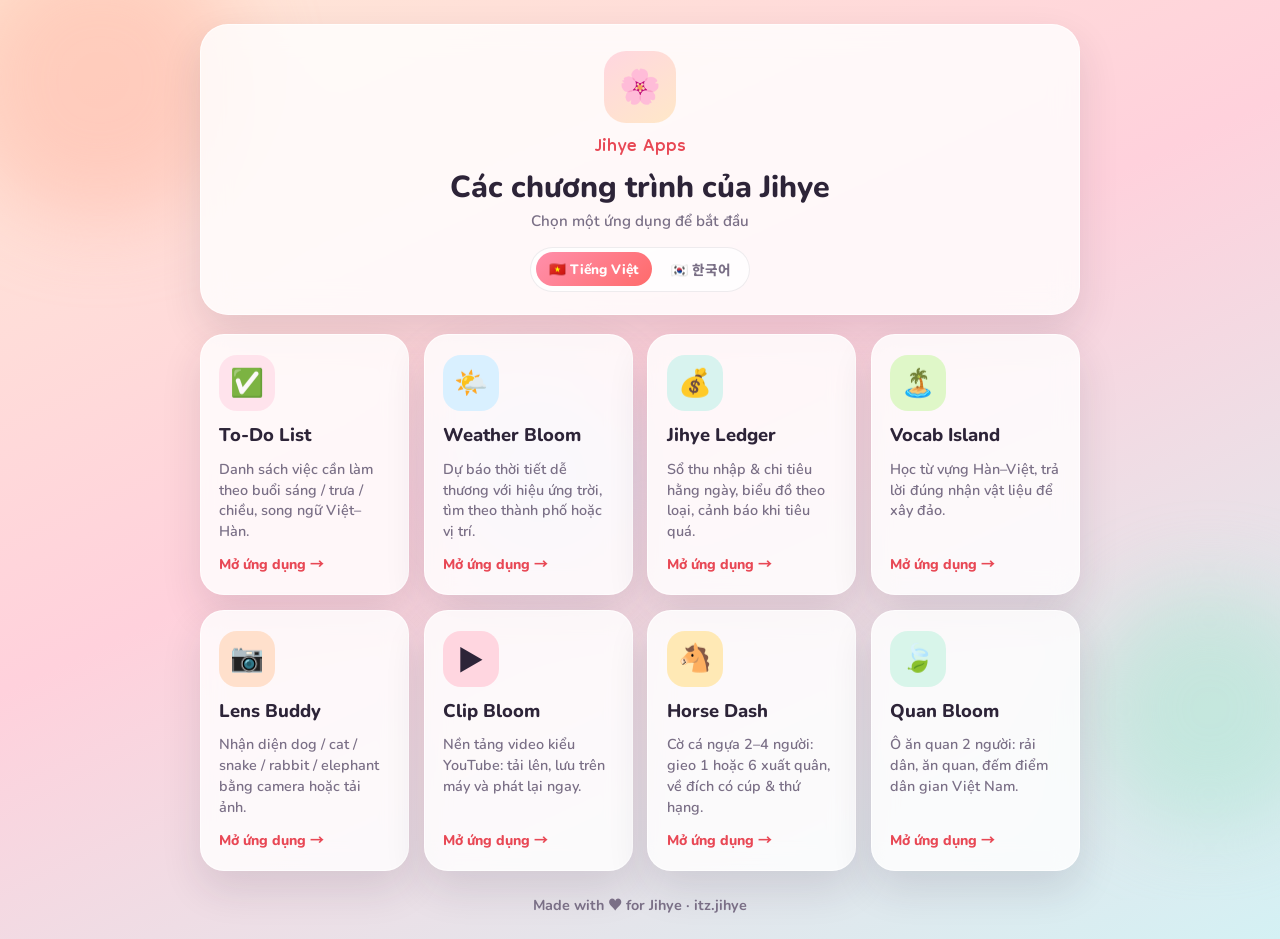
<file: index.html>
<!DOCTYPE html>
<html lang="vi">
<head>
  <meta charset="UTF-8">
  <meta name="viewport" content="width=device-width, initial-scale=1.0">
  <title>Jihye Apps · 지혜의 프로그램</title>
  <link rel="preconnect" href="https://fonts.googleapis.com">
  <link rel="preconnect" href="https://fonts.gstatic.com" crossorigin>
  <link href="https://fonts.googleapis.com/css2?family=Dongle:wght@400;700&family=Nunito:wght@600;700;800&family=Noto+Sans+KR:wght@500;700&display=swap" rel="stylesheet">
  <style>
    * { margin: 0; padding: 0; box-sizing: border-box; }

    :root {
      --ink: #2d2438;
      --muted: #7a6f86;
      --card: rgba(255, 255, 255, 0.82);
      --shadow: 0 18px 40px rgba(45, 36, 56, 0.12);
    }

    body {
      min-height: 100vh;
      font-family: "Nunito", "Noto Sans KR", sans-serif;
      color: var(--ink);
      background: linear-gradient(155deg, #ffe8d6 0%, #ffd1dc 45%, #d4f1f4 100%);
      padding: 1.5rem;
    }

    .bg {
      position: fixed;
      inset: 0;
      pointer-events: none;
      z-index: 0;
      overflow: hidden;
    }

    .blob {
      position: absolute;
      border-radius: 50%;
      filter: blur(42px);
      opacity: 0.5;
      animation: float 12s ease-in-out infinite;
    }

    .blob.a { width: 280px; height: 280px; background: #ffb4a2; top: -60px; left: -40px; }
    .blob.b { width: 240px; height: 240px; background: #a8e6cf; bottom: 8%; right: -50px; animation-delay: -4s; }
    .blob.c { width: 180px; height: 180px; background: #bde0fe; top: 42%; left: 35%; animation-delay: -7s; }

    @keyframes float {
      0%, 100% { transform: translate(0, 0); }
      50% { transform: translate(16px, -20px); }
    }

    @keyframes pop {
      from { opacity: 0; transform: translateY(16px); }
      to { opacity: 1; transform: translateY(0); }
    }

    .wrap {
      position: relative;
      z-index: 1;
      width: min(880px, 100%);
      margin: 0 auto;
    }

    header {
      text-align: center;
      background: var(--card);
      backdrop-filter: blur(14px);
      border-radius: 28px;
      padding: 1.6rem 1.3rem 1.4rem;
      box-shadow: var(--shadow);
      border: 1px solid rgba(255, 255, 255, 0.7);
      margin-bottom: 1.2rem;
      animation: pop 0.45s ease both;
    }

    .avatar {
      width: 72px;
      height: 72px;
      margin: 0 auto 0.7rem;
      border-radius: 22px;
      display: grid;
      place-items: center;
      font-size: 2.1rem;
      background: linear-gradient(145deg, #ffd6e0, #ffe8c8);
    }

    .brand {
      font-family: "Dongle", sans-serif;
      font-size: 1.8rem;
      color: #e84855;
      line-height: 1;
    }

    h1 {
      font-size: clamp(1.4rem, 4vw, 1.9rem);
      font-weight: 800;
      margin: 0.2rem 0;
    }

    .tagline {
      color: var(--muted);
      font-weight: 600;
      font-size: 0.95rem;
    }

    .lang-switch {
      display: inline-flex;
      gap: 0.35rem;
      margin-top: 1rem;
      padding: 0.28rem;
      background: rgba(255, 255, 255, 0.75);
      border-radius: 999px;
      border: 1px solid rgba(45, 36, 56, 0.08);
    }

    .lang-btn {
      border: none;
      background: transparent;
      padding: 0.4rem 0.85rem;
      border-radius: 999px;
      font: inherit;
      font-weight: 800;
      font-size: 0.85rem;
      cursor: pointer;
      color: var(--muted);
    }

    .lang-btn.active {
      background: linear-gradient(135deg, #ff8fab, #ff6b6b);
      color: #fff;
    }

    .grid {
      display: grid;
      grid-template-columns: repeat(2, 1fr);
      gap: 0.9rem;
    }

    .card {
      display: flex;
      flex-direction: column;
      gap: 0.7rem;
      text-decoration: none;
      color: inherit;
      background: var(--card);
      backdrop-filter: blur(12px);
      border-radius: 24px;
      padding: 1.25rem 1.15rem;
      box-shadow: var(--shadow);
      border: 1px solid rgba(255, 255, 255, 0.7);
      transition: transform 0.2s ease, box-shadow 0.2s ease;
      animation: pop 0.55s ease both;
    }

    .card:nth-child(2) { animation-delay: 0.06s; }
    .card:nth-child(3) { animation-delay: 0.12s; }

    .card:hover {
      transform: translateY(-4px);
      box-shadow: 0 22px 44px rgba(45, 36, 56, 0.16);
    }

    .card .icon {
      width: 56px;
      height: 56px;
      border-radius: 18px;
      display: grid;
      place-items: center;
      font-size: 1.7rem;
    }

    .card.todo .icon { background: #ffe3ec; }
    .card.weather .icon { background: #d9f0ff; }
    .card.ledger .icon { background: #d8f3ef; }
    .card.vocab .icon { background: #dff7c8; }

    .card:nth-child(4) { animation-delay: 0.18s; }

    .card h2 {
      font-size: 1.15rem;
      font-weight: 800;
    }

    .card p {
      color: var(--muted);
      font-size: 0.9rem;
      line-height: 1.45;
      font-weight: 600;
      flex: 1;
    }

    .card .go {
      font-weight: 800;
      font-size: 0.88rem;
      color: #e84855;
    }

    footer {
      text-align: center;
      margin-top: 1.4rem;
      color: var(--muted);
      font-weight: 700;
      font-size: 0.9rem;
      animation: pop 0.65s ease both;
    }

    @media (max-width: 760px) {
      .grid { grid-template-columns: 1fr; }
    }

    .card.recognizer .icon { background: #ffe0cc; }
    .card.video .icon { background: #ffd6e0; }
    .card.ludo .icon { background: #ffe9b5; }
    .card.quan .icon { background: #d8f5ea; }

    .card:nth-child(5) { animation-delay: 0.24s; }
    .card:nth-child(6) { animation-delay: 0.3s; }
    .card:nth-child(7) { animation-delay: 0.36s; }
    .card:nth-child(8) { animation-delay: 0.42s; }

    @media (min-width: 900px) {
      .grid { grid-template-columns: repeat(3, 1fr); }
    }

    @media (min-width: 1200px) {
      .grid { grid-template-columns: repeat(4, 1fr); }
    }
  </style>
</head>
<body>
  <div class="bg" aria-hidden="true">
    <div class="blob a"></div>
    <div class="blob b"></div>
    <div class="blob c"></div>
  </div>

  <div class="wrap">
    <header>
      <div class="avatar">🌸</div>
      <p class="brand">Jihye Apps</p>
      <h1 id="title">Các chương trình của Jihye</h1>
      <p class="tagline" id="tagline">Chọn một ứng dụng để bắt đầu</p>
      <div class="lang-switch" role="tablist">
        <button type="button" class="lang-btn active" data-lang="vi">🇻🇳 Tiếng Việt</button>
        <button type="button" class="lang-btn" data-lang="ko">🇰🇷 한국어</button>
      </div>
    </header>

    <section class="grid">
      <a class="card todo" href="apps/todo/index.html">
        <div class="icon">✅</div>
        <h2 id="todoTitle">To-Do List</h2>
        <p id="todoDesc">Danh sách việc cần làm theo buổi sáng / trưa / chiều, song ngữ Việt–Hàn.</p>
        <span class="go" id="todoGo">Mở ứng dụng →</span>
      </a>

      <a class="card weather" href="apps/weather/index.html">
        <div class="icon">🌤️</div>
        <h2 id="weatherTitle">Weather Bloom</h2>
        <p id="weatherDesc">Dự báo thời tiết dễ thương với hiệu ứng trời, tìm theo thành phố hoặc vị trí.</p>
        <span class="go" id="weatherGo">Mở ứng dụng →</span>
      </a>

      <a class="card ledger" href="apps/ledger/index.html">
        <div class="icon">💰</div>
        <h2 id="ledgerTitle">Jihye Ledger</h2>
        <p id="ledgerDesc">Sổ thu nhập &amp; chi tiêu hằng ngày, biểu đồ theo loại, cảnh báo khi tiêu quá.</p>
        <span class="go" id="ledgerGo">Mở ứng dụng →</span>
      </a>

      <a class="card vocab" href="apps/vocab/index.html">
        <div class="icon">🏝️</div>
        <h2 id="vocabTitle">Vocab Island</h2>
        <p id="vocabDesc">Học từ vựng Hàn–Việt, trả lời đúng nhận vật liệu để xây đảo.</p>
        <span class="go" id="vocabGo">Mở ứng dụng →</span>
      </a>

      <a class="card recognizer" href="apps/recognizer/index.html">
        <div class="icon">📷</div>
        <h2 id="recognizerTitle">Lens Buddy</h2>
        <p id="recognizerDesc">Nhận diện dog / cat / snake / rabbit / elephant bằng camera hoặc tải ảnh.</p>
        <span class="go" id="recognizerGo">Mở ứng dụng →</span>
      </a>

      <a class="card video" href="apps/video/index.html">
        <div class="icon">▶</div>
        <h2 id="videoTitle">Clip Bloom</h2>
        <p id="videoDesc">Nền tảng video kiểu YouTube: tải lên, lưu trên máy và phát lại ngay.</p>
        <span class="go" id="videoGo">Mở ứng dụng →</span>
      </a>

      <a class="card ludo" href="apps/ludo/index.html">
        <div class="icon">🐴</div>
        <h2 id="ludoTitle">Horse Dash</h2>
        <p id="ludoDesc">Cờ cá ngựa 2–4 người: gieo 1 hoặc 6 xuất quân, về đích có cúp &amp; thứ hạng.</p>
        <span class="go" id="ludoGo">Mở ứng dụng →</span>
      </a>

      <a class="card quan" href="apps/quan/index.html">
        <div class="icon">🍃</div>
        <h2 id="quanTitle">Quan Bloom</h2>
        <p id="quanDesc">Ô ăn quan 2 người: rải dân, ăn quan, đếm điểm dân gian Việt Nam.</p>
        <span class="go" id="quanGo">Mở ứng dụng →</span>
      </a>
    </section>

    <footer id="footer">Made with ♥ for Jihye · itz.jihye</footer>
  </div>

  <script>
    const i18n = {
      vi: {
        title: "Các chương trình của Jihye",
        tagline: "Chọn một ứng dụng để bắt đầu",
        todoTitle: "To-Do List",
        todoDesc: "Danh sách việc cần làm theo buổi sáng / trưa / chiều, song ngữ Việt–Hàn.",
        weatherTitle: "Weather Bloom",
        weatherDesc: "Dự báo thời tiết dễ thương với hiệu ứng trời, tìm theo thành phố hoặc vị trí.",
        ledgerTitle: "Jihye Ledger",
        ledgerDesc: "Sổ thu nhập & chi tiêu hằng ngày, biểu đồ theo loại, cảnh báo khi tiêu quá.",
        vocabTitle: "Vocab Island",
        vocabDesc: "Học từ vựng Hàn–Việt, trả lời đúng nhận vật liệu để xây đảo.",
        recognizerTitle: "Lens Buddy",
        recognizerDesc: "Nhận diện dog / cat / snake / rabbit / elephant bằng camera hoặc tải ảnh.",
        videoTitle: "Clip Bloom",
        videoDesc: "Nền tảng video kiểu YouTube: tải lên, lưu trên máy và phát lại ngay.",
        ludoTitle: "Horse Dash",
        ludoDesc: "Cờ cá ngựa 2–4 người: gieo 1 hoặc 6 xuất quân, về đích có cúp & thứ hạng.",
        quanTitle: "Quan Bloom",
        quanDesc: "Ô ăn quan 2 người: rải dân, ăn quan, đếm điểm dân gian Việt Nam.",
        go: "Mở ứng dụng →",
        footer: "Made with ♥ for Jihye · itz.jihye",
      },
      ko: {
        title: "지혜의 프로그램 모음",
        tagline: "시작할 앱을 골라 주세요",
        todoTitle: "할 일 목록",
        todoDesc: "아침 / 점심 / 오후로 나눈 할 일 관리, 한국어·베트남어 지원.",
        weatherTitle: "Weather Bloom",
        weatherDesc: "귀여운 날씨 예보와 하늘 효과, 도시·현재 위치로 검색.",
        ledgerTitle: "지혜의 가계부",
        ledgerDesc: "하루 수입·지출 기록, 카테고리 차트, 과소비 알림.",
        vocabTitle: "단어 섬",
        vocabDesc: "한-베 단어 퀴즈로 자원을 모아 섬을 지어요.",
        recognizerTitle: "Lens Buddy",
        recognizerDesc: "카메라 또는 사진 업로드로 dog / cat / snake / rabbit / elephant를 인식해요.",
        videoTitle: "Clip Bloom",
        videoDesc: "유튜브처럼 영상을 올리고, 기기에 저장해 바로 재생해요.",
        ludoTitle: "Horse Dash",
        ludoDesc: "2~4인용 루도: 1/6이면 출발, 골인 시 트로피와 순위.",
        quanTitle: "Quan Bloom",
        quanDesc: "2인 오안콴: 씨를 뿌리고 콴을 먹어 점수를 겨뤄요.",
        go: "앱 열기 →",
        footer: "지혜를 위해 ♥ · itz.jihye",
      },
    };

    let lang = localStorage.getItem("jihye-hub-lang") || "vi";

    function apply() {
      const L = i18n[lang];
      document.documentElement.lang = lang;
      title.textContent = L.title;
      tagline.textContent = L.tagline;
      todoTitle.textContent = L.todoTitle;
      todoDesc.textContent = L.todoDesc;
      todoGo.textContent = L.go;
      weatherTitle.textContent = L.weatherTitle;
      weatherDesc.textContent = L.weatherDesc;
      weatherGo.textContent = L.go;
      ledgerTitle.textContent = L.ledgerTitle;
      ledgerDesc.textContent = L.ledgerDesc;
      ledgerGo.textContent = L.go;
      vocabTitle.textContent = L.vocabTitle;
      vocabDesc.textContent = L.vocabDesc;
      vocabGo.textContent = L.go;
      recognizerTitle.textContent = L.recognizerTitle;
      recognizerDesc.textContent = L.recognizerDesc;
      recognizerGo.textContent = L.go;
      videoTitle.textContent = L.videoTitle;
      videoDesc.textContent = L.videoDesc;
      videoGo.textContent = L.go;
      ludoTitle.textContent = L.ludoTitle;
      ludoDesc.textContent = L.ludoDesc;
      ludoGo.textContent = L.go;
      quanTitle.textContent = L.quanTitle;
      quanDesc.textContent = L.quanDesc;
      quanGo.textContent = L.go;
      footer.textContent = L.footer;
      document.querySelectorAll(".lang-btn").forEach((b) => {
        b.classList.toggle("active", b.dataset.lang === lang);
      });
    }

    document.querySelectorAll(".lang-btn").forEach((btn) => {
      btn.addEventListener("click", () => {
        lang = btn.dataset.lang;
        localStorage.setItem("jihye-hub-lang", lang);
        apply();
      });
    });

    apply();
  </script>
</body>
</html>
</file>
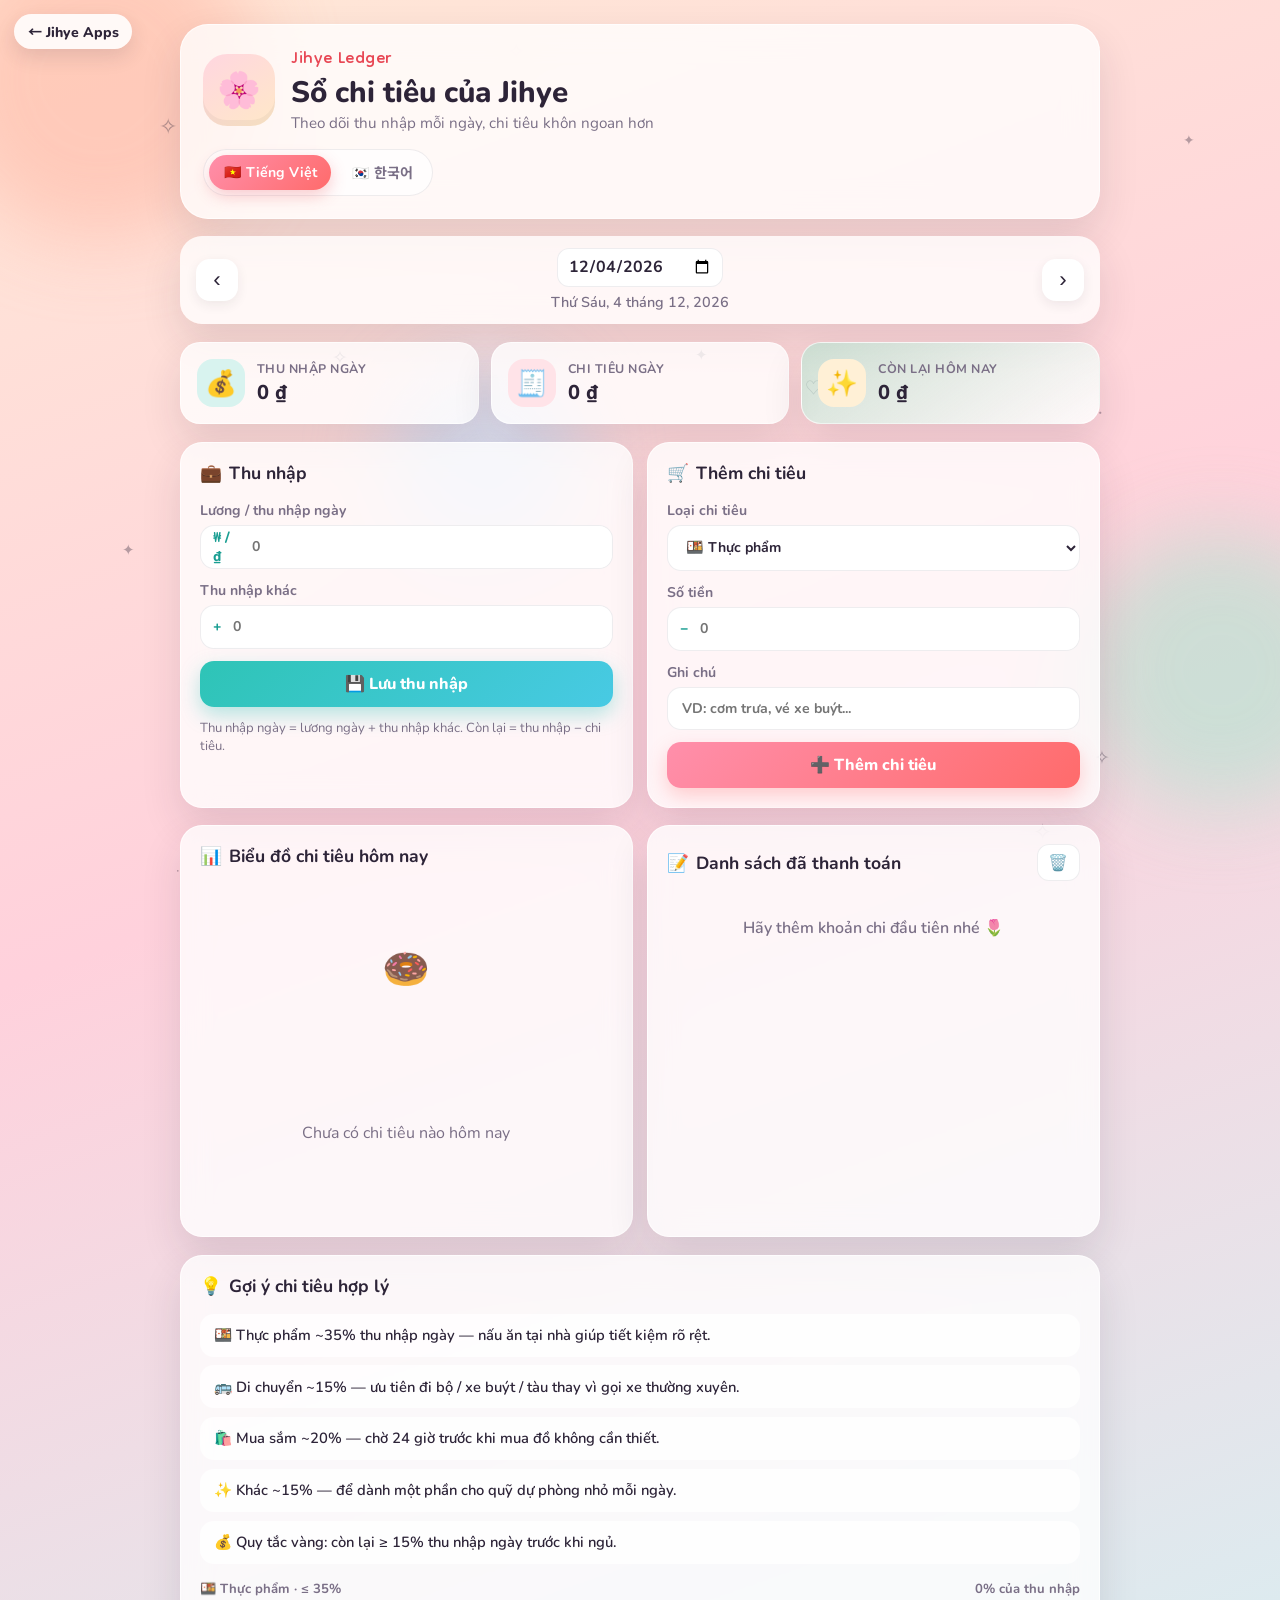
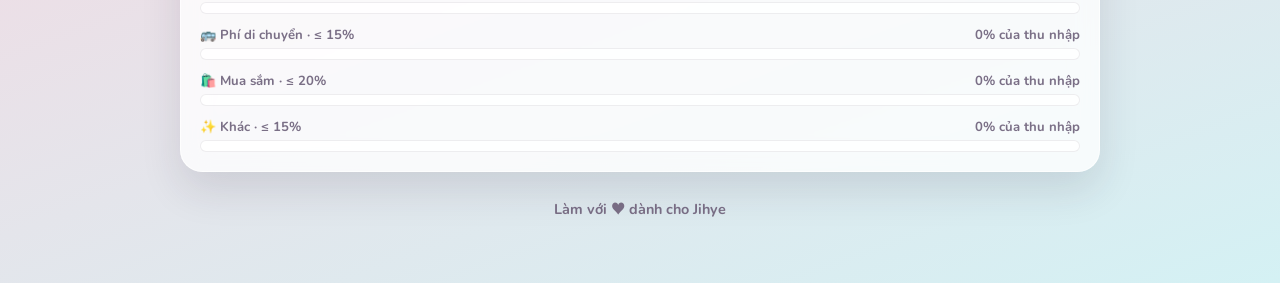
<file: apps/ledger/index.html>
<!DOCTYPE html>
<html lang="vi">
<head>
  <meta charset="UTF-8">
  <meta name="viewport" content="width=device-width, initial-scale=1.0">
  <title>Jihye Ledger · 지혜의 가계부</title>
  <link rel="preconnect" href="https://fonts.googleapis.com">
  <link rel="preconnect" href="https://fonts.gstatic.com" crossorigin>
  <link href="https://fonts.googleapis.com/css2?family=Dongle:wght@400;700&family=Nunito:wght@500;600;700;800&family=Noto+Sans+KR:wght@400;500;700&display=swap" rel="stylesheet">
  <link rel="stylesheet" href="style.css">
</head>
<body>
  <div class="bg" aria-hidden="true">
    <div class="blob blob-a"></div>
    <div class="blob blob-b"></div>
    <div class="blob blob-c"></div>
    <div class="sparkles" id="sparkles"></div>
  </div>

  <a class="home-link" href="../../index.html">← Jihye Apps</a>
  <main class="app">
    <header class="hero">
      <div class="hero-top">
        <div class="avatar" aria-hidden="true">🌸</div>
        <div class="hero-text">
          <p class="brand" id="brand">Jihye Ledger</p>
          <h1 id="appTitle">Sổ chi tiêu của Jihye</h1>
          <p class="tagline" id="tagline">Theo dõi thu nhập mỗi ngày, chi tiêu khôn ngoan hơn</p>
        </div>
      </div>
      <div class="lang-switch" role="tablist" aria-label="Language">
        <button type="button" class="lang-btn active" data-lang="vi">🇻🇳 Tiếng Việt</button>
        <button type="button" class="lang-btn" data-lang="ko">🇰🇷 한국어</button>
      </div>
    </header>

    <section class="date-bar">
      <button type="button" class="nav-day" id="prevDay" aria-label="Previous day">‹</button>
      <div class="date-center">
        <input type="date" id="datePicker" />
        <p class="date-label" id="dateLabel"></p>
      </div>
      <button type="button" class="nav-day" id="nextDay" aria-label="Next day">›</button>
    </section>

    <section class="summary-grid">
      <article class="summary-card income">
        <span class="sum-icon">💰</span>
        <div>
          <p class="sum-label" id="labelDailyIncome">Thu nhập ngày</p>
          <p class="sum-value" id="dailyIncomeValue">0</p>
        </div>
      </article>
      <article class="summary-card expense">
        <span class="sum-icon">🧾</span>
        <div>
          <p class="sum-label" id="labelDailyExpense">Chi tiêu ngày</p>
          <p class="sum-value" id="dailyExpenseValue">0</p>
        </div>
      </article>
      <article class="summary-card remain" id="remainCard">
        <span class="sum-icon" id="remainIcon">✨</span>
        <div>
          <p class="sum-label" id="labelRemain">Còn lại hôm nay</p>
          <p class="sum-value" id="remainValue">0</p>
        </div>
      </article>
    </section>

    <div class="alert-banner hidden" id="alertBanner" role="alert">
      <span class="alert-icon">⚠️</span>
      <div>
        <p class="alert-title" id="alertTitle"></p>
        <p class="alert-tips" id="alertTips"></p>
      </div>
    </div>

    <section class="panels">
      <section class="panel">
        <h2><span>💼</span> <span id="incomePanelTitle">Thu nhập</span></h2>
        <form id="incomeForm" class="form-stack">
          <label>
            <span id="labelSalary">Lương / thu nhập ngày</span>
            <div class="input-row">
              <span class="prefix">₩ / ₫</span>
              <input type="number" id="salaryInput" min="0" step="any" placeholder="0" required>
            </div>
          </label>
          <label>
            <span id="labelOtherIncome">Thu nhập khác</span>
            <div class="input-row">
              <span class="prefix">+</span>
              <input type="number" id="otherIncomeInput" min="0" step="any" placeholder="0">
            </div>
          </label>
          <button type="submit" class="btn primary" id="saveIncomeBtn">💾 Lưu thu nhập</button>
        </form>
        <p class="hint" id="incomeHint">Thu nhập ngày = lương ngày + thu nhập khác</p>
      </section>

      <section class="panel">
        <h2><span>🛒</span> <span id="expensePanelTitle">Thêm chi tiêu</span></h2>
        <form id="expenseForm" class="form-stack">
          <label>
            <span id="labelCategory">Loại chi tiêu</span>
            <select id="categorySelect"></select>
          </label>
          <label>
            <span id="labelAmount">Số tiền</span>
            <div class="input-row">
              <span class="prefix">−</span>
              <input type="number" id="amountInput" min="0" step="any" placeholder="0" required>
            </div>
          </label>
          <label>
            <span id="labelNote">Ghi chú</span>
            <input type="text" id="noteInput" maxlength="60" placeholder="...">
          </label>
          <button type="submit" class="btn accent" id="addExpenseBtn">➕ Thêm chi tiêu</button>
        </form>
      </section>
    </section>

    <section class="panels chart-row">
      <section class="panel chart-panel">
        <h2><span>📊</span> <span id="chartTitle">Biểu đồ chi tiêu hôm nay</span></h2>
        <div class="chart-wrap">
          <canvas id="expenseChart" width="320" height="320" aria-label="Expense chart"></canvas>
          <div class="chart-empty" id="chartEmpty">
            <span>🍩</span>
            <p id="chartEmptyText">Chưa có chi tiêu nào hôm nay</p>
          </div>
        </div>
        <ul class="legend" id="chartLegend"></ul>
      </section>

      <section class="panel list-panel">
        <div class="list-head">
          <h2><span>📝</span> <span id="listTitle">Danh sách đã thanh toán</span></h2>
          <button type="button" class="btn ghost sm" id="clearDayBtn">🗑️</button>
        </div>
        <ul class="expense-list" id="expenseList"></ul>
        <p class="empty-list" id="emptyList"></p>
      </section>
    </section>

    <section class="panel tips-panel">
      <h2><span>💡</span> <span id="tipsTitle">Gợi ý chi tiêu hợp lý</span></h2>
      <ul class="tips-list" id="tipsList"></ul>
      <div class="budget-bars" id="budgetBars"></div>
    </section>

    <footer class="footer">
      <p id="footerText">Made with ♥ for Jihye</p>
    </footer>
  </main>

  <script src="script.js"></script>
</body>
</html>
</file>
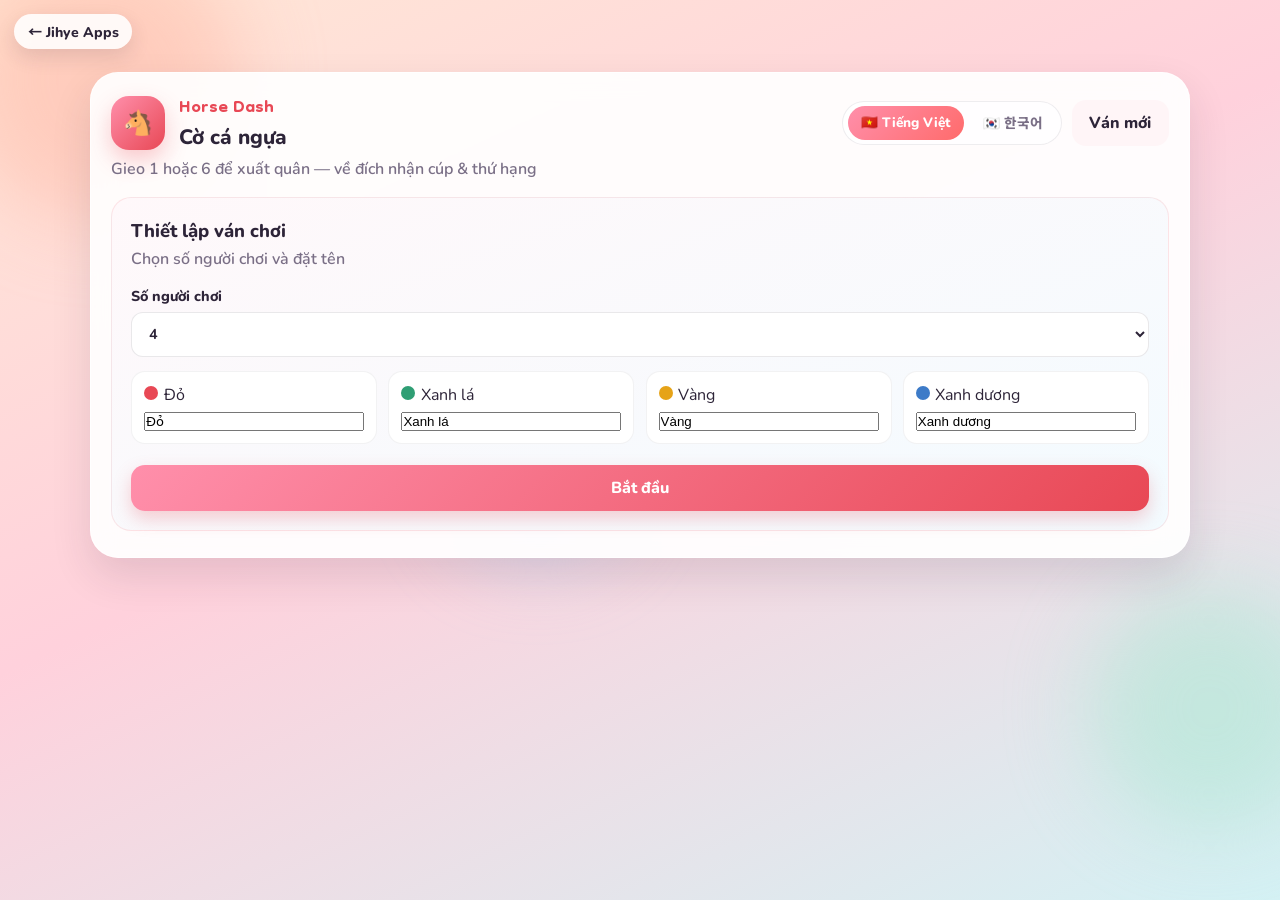
<file: apps/ludo/index.html>
<!DOCTYPE html>
<html lang="vi">
<head>
  <meta charset="UTF-8">
  <meta name="viewport" content="width=device-width, initial-scale=1.0">
  <title>Horse Dash · Cờ cá ngựa</title>
  <link rel="preconnect" href="https://fonts.googleapis.com">
  <link rel="preconnect" href="https://fonts.gstatic.com" crossorigin>
  <link href="https://fonts.googleapis.com/css2?family=Dongle:wght@400;700&family=Nunito:wght@600;700;800&family=Noto+Sans+KR:wght@500;700;800&display=swap" rel="stylesheet">
  <link rel="stylesheet" href="style.css">
</head>
<body>
  <div class="bg" aria-hidden="true">
    <div class="blob a"></div>
    <div class="blob b"></div>
    <div class="blob c"></div>
  </div>

  <a class="home-link" href="../../index.html">← Jihye Apps</a>

  <main class="app">
    <header class="topbar">
      <div class="brand">
        <span class="brand-icon" aria-hidden="true">🐴</span>
        <div>
          <p class="brand-name">Horse Dash</p>
          <h1 id="appTitle">Cờ cá ngựa</h1>
        </div>
      </div>
      <div class="topbar-actions">
        <div class="lang-switch" role="tablist" aria-label="Language">
          <button type="button" class="lang-btn active" data-lang="vi">🇻🇳 Tiếng Việt</button>
          <button type="button" class="lang-btn" data-lang="ko">🇰🇷 한국어</button>
        </div>
        <button type="button" class="btn ghost" id="newGameBtn">Ván mới</button>
      </div>
    </header>

    <p class="tagline" id="tagline">Gieo xúc xắc, đưa ngựa về đích — vui cùng bạn bè</p>

    <!-- Setup -->
    <section id="setupView" class="panel">
      <h2 id="setupTitle">Thiết lập ván chơi</h2>
      <p class="hint" id="setupHint">Chọn số người chơi và bắt đầu</p>

      <div class="setup-row">
        <label class="field">
          <span id="labelPlayers">Số người chơi</span>
          <select id="playerCount">
            <option value="2">2</option>
            <option value="3">3</option>
            <option value="4" selected>4</option>
          </select>
        </label>
      </div>

      <div class="name-grid" id="nameGrid"></div>

      <button type="button" class="btn primary wide" id="startBtn">Bắt đầu</button>
    </section>

    <!-- Game -->
    <section id="gameView" class="game-layout hidden">
      <aside class="side">
        <div id="playersPanel" class="players-panel"></div>

        <div class="dice-panel">
          <p class="turn-line" id="turnLine">Lượt: Đỏ</p>
          <p class="status-line" id="statusLine">Gieo xúc xắc để bắt đầu</p>
          <button type="button" class="dice" id="diceBtn" aria-label="Roll dice">
            <span id="diceFace">?</span>
          </button>
          <p class="dice-hint" id="diceHint">Chạm để gieo</p>
        </div>
      </aside>

      <div class="board-wrap">
        <div class="board" id="board" aria-label="Ludo board"></div>
      </div>
    </section>

    <div class="finish-modal hidden" id="finishModal" role="dialog" aria-modal="true">
      <div class="finish-card">
        <div class="trophy-bounce" aria-hidden="true">🏆</div>
        <p class="finish-rank" id="finishRank">Hạng #1</p>
        <h2 id="finishTitle">Ngựa về đích!</h2>
        <p id="finishDesc">Chúc mừng!</p>
        <button type="button" class="btn primary" id="finishOkBtn">Tiếp tục</button>
      </div>
    </div>

    <div class="win-modal hidden" id="winModal" role="dialog" aria-modal="true">
      <div class="win-card">
        <div class="trophy-big" aria-hidden="true">🏆</div>
        <p class="win-eyebrow" id="winEyebrow">Chiến thắng</p>
        <h2 id="winTitle">Đỏ thắng!</h2>
        <p id="winDesc">Tất cả ngựa đã về đích.</p>
        <ol class="finish-board" id="finishBoard"></ol>
        <button type="button" class="btn primary" id="winAgainBtn">Chơi lại</button>
      </div>
    </div>
  </main>

  <script src="script.js"></script>
</body>
</html>
</file>
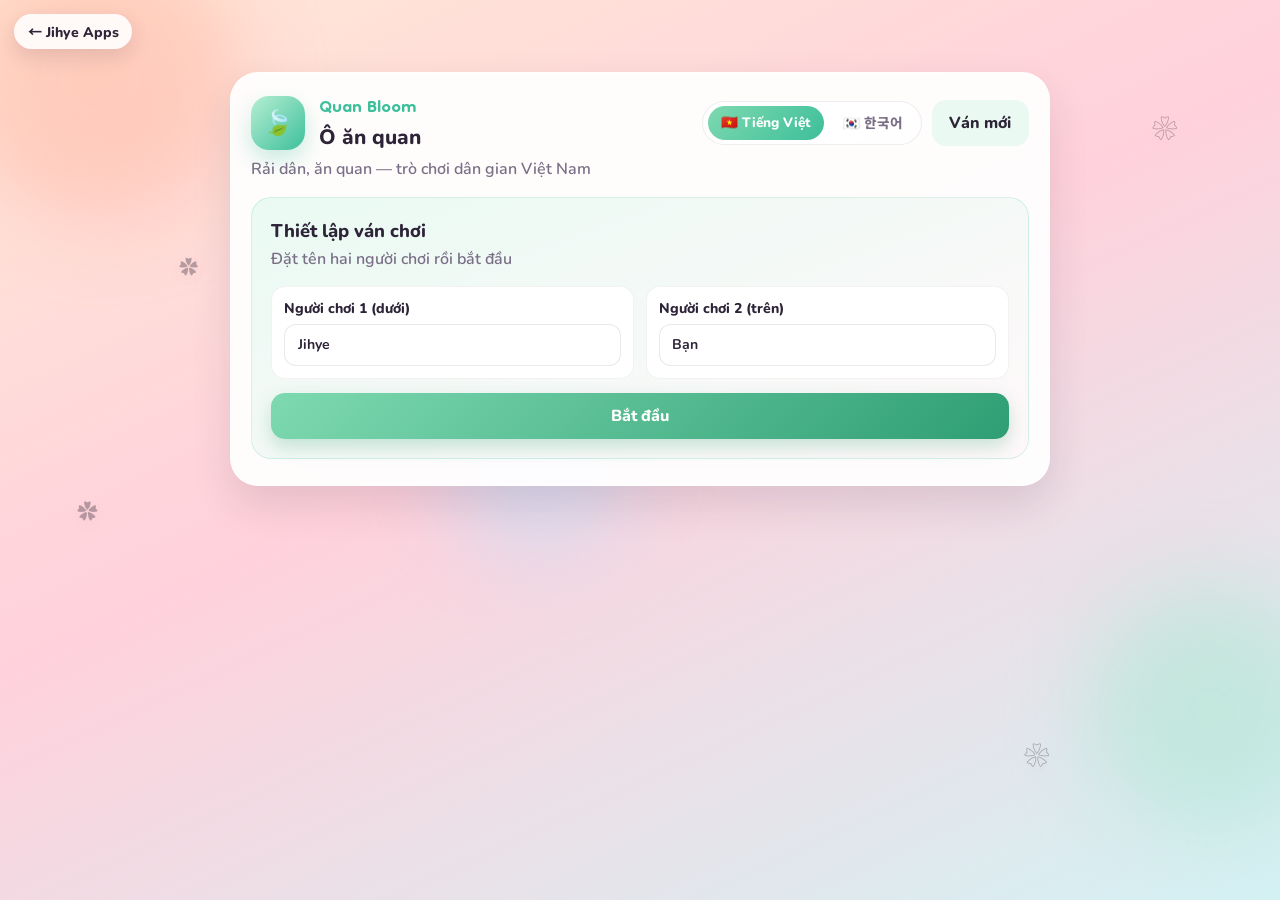
<file: apps/quan/index.html>
<!DOCTYPE html>
<html lang="vi">
<head>
  <meta charset="UTF-8">
  <meta name="viewport" content="width=device-width, initial-scale=1.0">
  <title>Quan Bloom · Ô ăn quan</title>
  <link rel="preconnect" href="https://fonts.googleapis.com">
  <link rel="preconnect" href="https://fonts.gstatic.com" crossorigin>
  <link href="https://fonts.googleapis.com/css2?family=Dongle:wght@400;700&family=Nunito:wght@600;700;800&family=Noto+Sans+KR:wght@500;700;800&display=swap" rel="stylesheet">
  <link rel="stylesheet" href="style.css">
</head>
<body>
  <div class="bg" aria-hidden="true">
    <div class="blob a"></div>
    <div class="blob b"></div>
    <div class="blob c"></div>
    <div class="petal p1">❀</div>
    <div class="petal p2">✿</div>
    <div class="petal p3">❀</div>
    <div class="petal p4">✿</div>
  </div>

  <a class="home-link" href="../../index.html">← Jihye Apps</a>

  <main class="app">
    <header class="topbar">
      <div class="brand">
        <span class="brand-icon" aria-hidden="true">🍃</span>
        <div>
          <p class="brand-name">Quan Bloom</p>
          <h1 id="appTitle">Ô ăn quan</h1>
        </div>
      </div>
      <div class="topbar-actions">
        <div class="lang-switch" role="tablist" aria-label="Language">
          <button type="button" class="lang-btn active" data-lang="vi">🇻🇳 Tiếng Việt</button>
          <button type="button" class="lang-btn" data-lang="ko">🇰🇷 한국어</button>
        </div>
        <button type="button" class="btn ghost" id="newGameBtn">Ván mới</button>
      </div>
    </header>

    <p class="tagline" id="tagline">Rải dân, ăn quan — trò chơi dân gian Việt Nam</p>

    <section id="setupView" class="panel">
      <h2 id="setupTitle">Thiết lập ván chơi</h2>
      <p class="hint" id="setupHint">Đặt tên hai người chơi rồi bắt đầu</p>
      <div class="name-grid">
        <label class="name-card">
          <span id="labelP1">Người chơi 1 (dưới)</span>
          <input type="text" id="name1" maxlength="20" value="Jihye">
        </label>
        <label class="name-card">
          <span id="labelP2">Người chơi 2 (trên)</span>
          <input type="text" id="name2" maxlength="20" value="Bạn">
        </label>
      </div>
      <button type="button" class="btn primary wide" id="startBtn">Bắt đầu</button>
    </section>

    <section id="gameView" class="game-wrap hidden">
      <div class="scoreboard">
        <div class="score-card p2" id="scoreCard2">
          <strong id="scoreName2">Bạn</strong>
          <p><span id="score2">0</span> <small id="scoreUnit2">điểm</small></p>
        </div>
        <div class="turn-box">
          <p class="turn-line" id="turnLine">Lượt: Jihye</p>
          <p class="status-line" id="statusLine">Chọn một ô dân của bạn để rải</p>
        </div>
        <div class="score-card p1" id="scoreCard1">
          <strong id="scoreName1">Jihye</strong>
          <p><span id="score1">0</span> <small id="scoreUnit1">điểm</small></p>
        </div>
      </div>

      <div class="board-stage">
        <div class="deco-corner tl" aria-hidden="true">🌿</div>
        <div class="deco-corner tr" aria-hidden="true">🌿</div>
        <div class="deco-corner bl" aria-hidden="true">🌸</div>
        <div class="deco-corner br" aria-hidden="true">🌸</div>

        <div class="board" id="board" aria-label="Ô ăn quan board">
          <div class="board-ribbon" aria-hidden="true">
            <span>✦</span><span id="boardRibbon">Ô ăn quan</span><span>✦</span>
          </div>
          <div class="row top" id="rowTop"></div>
          <div class="quan-row">
            <button type="button" class="pit quan" data-index="11" id="pit-11">
              <span class="pit-label" id="quanLeftLabel">Quan</span>
              <div class="stones" id="stones-11"></div>
              <span class="count" id="count-11">10</span>
            </button>
            <div class="board-heart" aria-hidden="true">
              <span class="heart-glow">❀</span>
            </div>
            <button type="button" class="pit quan" data-index="5" id="pit-5">
              <span class="pit-label" id="quanRightLabel">Quan</span>
              <div class="stones" id="stones-5"></div>
              <span class="count" id="count-5">10</span>
            </button>
          </div>
          <div class="row bottom" id="rowBottom"></div>
        </div>
      </div>

      <p class="help" id="helpText">Chạm ô dân bên bạn, rồi chọn hướng rải trái hoặc phải.</p>
    </section>

    <div class="dir-modal hidden" id="dirModal" role="dialog" aria-modal="true" aria-labelledby="dirTitle">
      <div class="dir-card">
        <p class="dir-eyebrow" id="dirEyebrow">Chọn hướng rải</p>
        <h2 id="dirTitle">Rải quân đi đâu?</h2>
        <p class="dir-desc" id="dirDesc">Bạn có thể chọn bất kỳ hướng nào</p>
        <div class="dir-actions">
          <button type="button" class="dir-btn left" id="dirLeftBtn">
            <span class="dir-arrow" aria-hidden="true">↺</span>
            <strong id="dirLeftLabel">Sang trái</strong>
            <small id="dirLeftHint">Ngược chiều kim đồng hồ</small>
          </button>
          <button type="button" class="dir-btn right" id="dirRightBtn">
            <span class="dir-arrow" aria-hidden="true">↻</span>
            <strong id="dirRightLabel">Sang phải</strong>
            <small id="dirRightHint">Theo chiều kim đồng hồ</small>
          </button>
        </div>
        <button type="button" class="btn ghost" id="dirCancelBtn">Hủy</button>
      </div>
    </div>

    <div class="win-modal hidden" id="winModal" role="dialog" aria-modal="true">
      <div class="win-card">
        <div class="trophy" aria-hidden="true">🏆</div>
        <p class="win-eyebrow" id="winEyebrow">Kết quả</p>
        <h2 id="winTitle">Jihye thắng!</h2>
        <p id="winDesc">10 - 8</p>
        <button type="button" class="btn primary" id="winAgainBtn">Chơi lại</button>
      </div>
    </div>
  </main>

  <script src="script.js"></script>
</body>
</html>
</file>
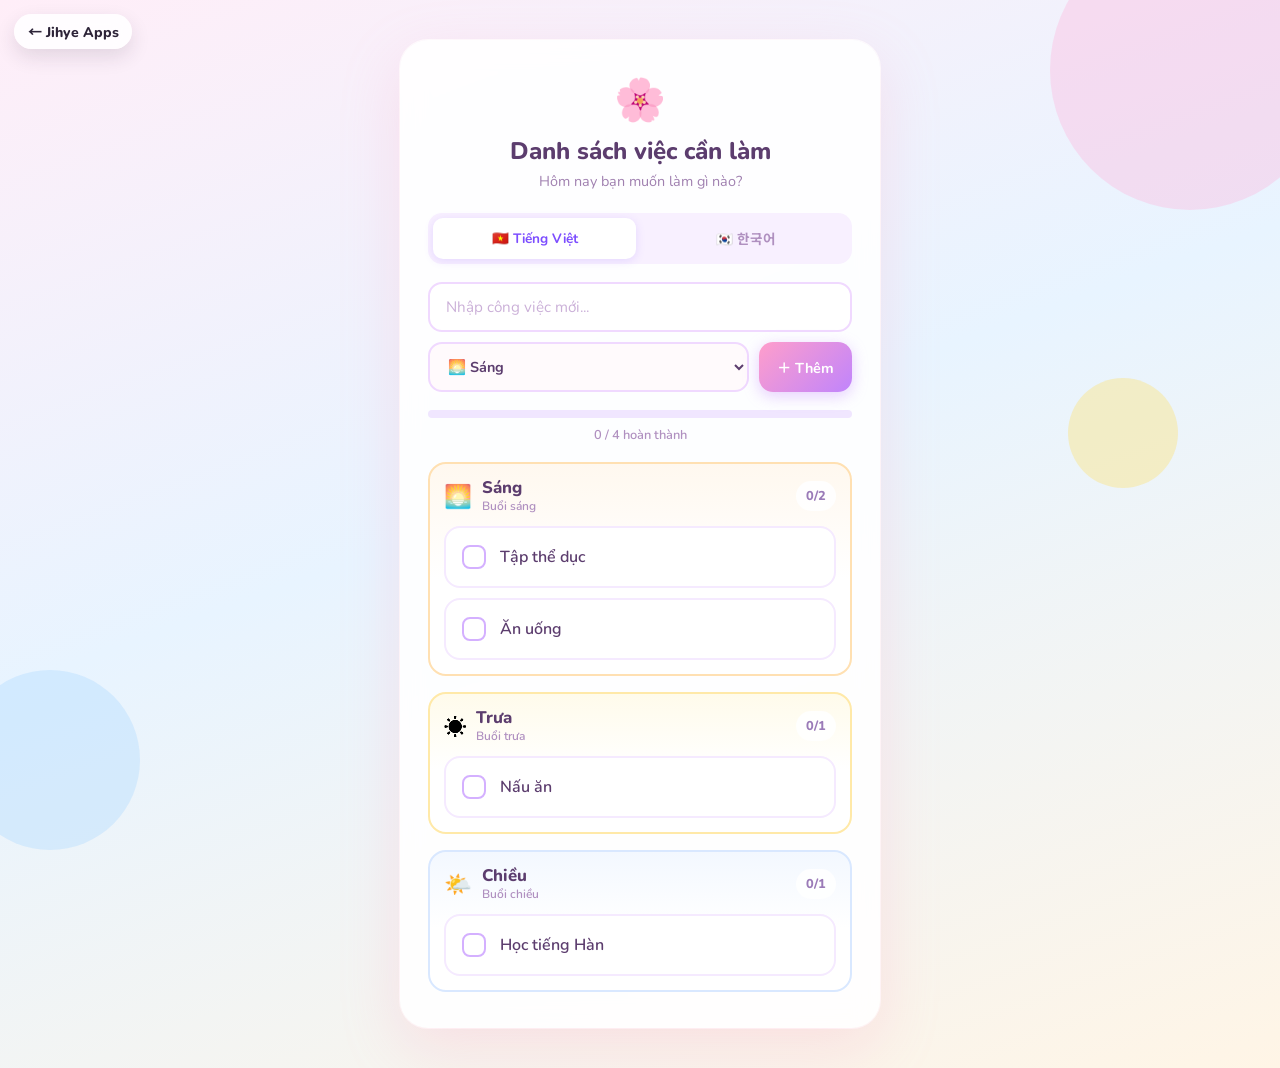
<file: apps/todo/index.html>
<!DOCTYPE html>
<html lang="vi">
<head>
  <meta charset="UTF-8">
  <meta name="viewport" content="width=device-width, initial-scale=1.0">
  <title>To-Do List</title>
  <link rel="preconnect" href="https://fonts.googleapis.com">
  <link rel="preconnect" href="https://fonts.gstatic.com" crossorigin>
  <link href="https://fonts.googleapis.com/css2?family=Noto+Sans+KR:wght@400;600;700&family=Nunito:wght@400;600;700;800&display=swap" rel="stylesheet">
  <link rel="stylesheet" href="style.css">
</head>
<body>
  <div class="bg-shapes" aria-hidden="true">
    <span class="shape s1"></span>
    <span class="shape s2"></span>
    <span class="shape s3"></span>
  </div>

  <a class="home-link" href="../../index.html">← Jihye Apps</a>
  <main class="app">
    <header class="header">
      <div class="mascot">🌸</div>
      <h1 id="title">Danh sách việc cần làm</h1>
      <p id="subtitle">Hôm nay bạn muốn làm gì nào?</p>
    </header>

    <div class="lang-switch" role="tablist" aria-label="Language">
      <button type="button" class="lang-btn active" data-lang="vi">🇻🇳 Tiếng Việt</button>
      <button type="button" class="lang-btn" data-lang="ko">🇰🇷 한국어</button>
    </div>

    <section class="add-box">
      <input type="text" id="taskInput" placeholder="Nhập công việc mới..." autocomplete="off">
      <select id="timeSelect" class="time-select" aria-label="Khung thời gian">
        <option value="morning">🌅 Sáng</option>
        <option value="noon">☀️ Trưa</option>
        <option value="afternoon">🌤️ Chiều</option>
      </select>
      <button type="button" id="addBtn">＋ Thêm</button>
    </section>

    <div class="progress-bar" aria-hidden="true">
      <div class="progress-fill" id="progressFill"></div>
    </div>
    <p class="progress-text" id="progressText">0 / 0 hoàn thành</p>

    <div id="timeSections" class="time-sections"></div>
  </main>

  <script src="script.js"></script>
</body>
</html>
</file>
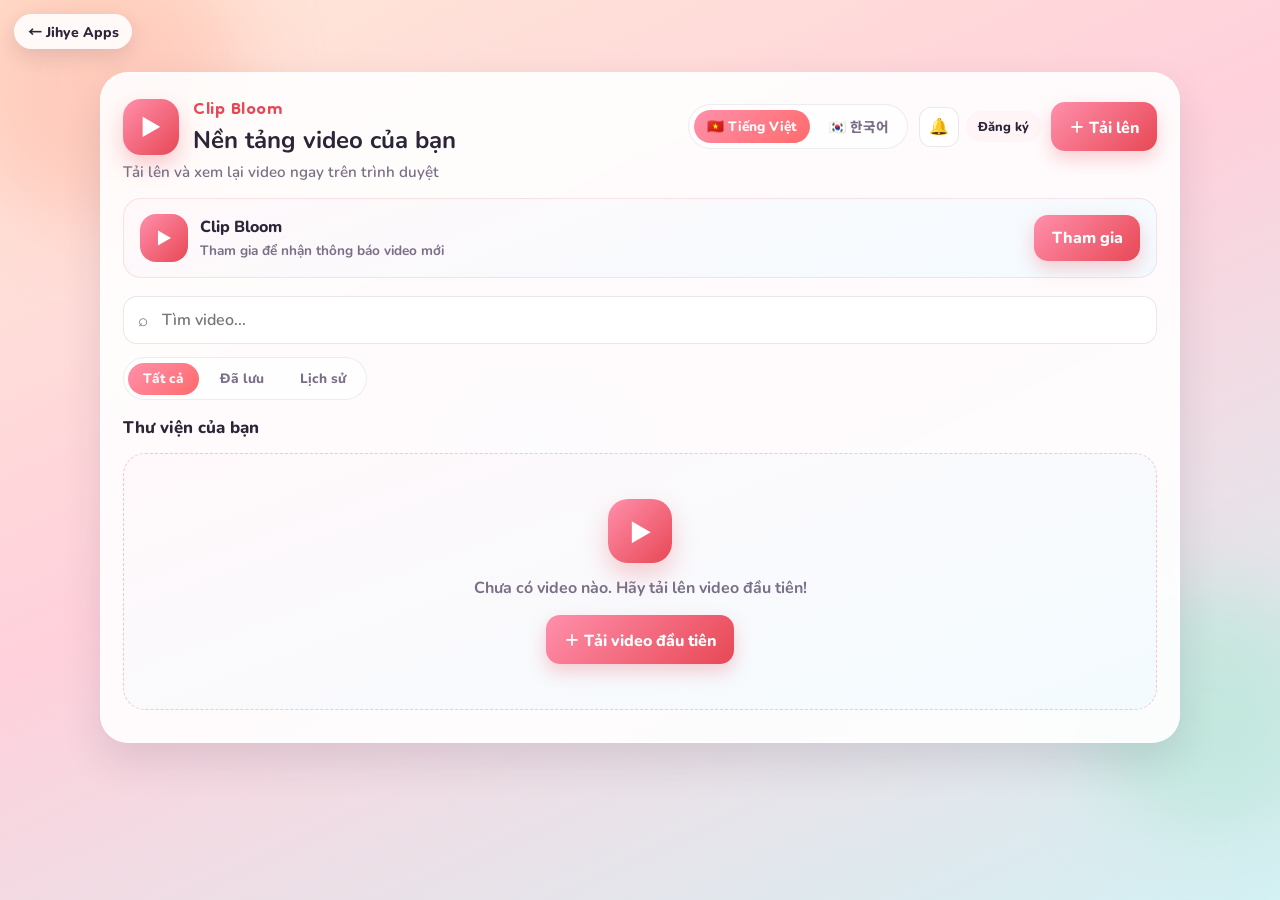
<file: apps/video/index.html>
<!DOCTYPE html>
<html lang="vi">
<head>
  <meta charset="UTF-8">
  <meta name="viewport" content="width=device-width, initial-scale=1.0">
  <title>Clip Bloom · 클립 블룸</title>
  <link rel="preconnect" href="https://fonts.googleapis.com">
  <link rel="preconnect" href="https://fonts.gstatic.com" crossorigin>
  <link href="https://fonts.googleapis.com/css2?family=Dongle:wght@400;700&family=Nunito:wght@600;700;800&family=Noto+Sans+KR:wght@500;700;800&display=swap" rel="stylesheet">
  <link rel="stylesheet" href="style.css">
</head>
<body>
  <div class="bg" aria-hidden="true">
    <div class="blob a"></div>
    <div class="blob b"></div>
    <div class="blob c"></div>
  </div>

  <a class="home-link" href="../../index.html">← Jihye Apps</a>

  <main class="app">
    <!-- Library view -->
    <section id="libraryView" class="view">
      <header class="topbar">
        <div class="brand">
          <span class="brand-icon" aria-hidden="true">▶</span>
          <div>
            <p class="brand-name">Clip Bloom</p>
            <h1 id="appTitle">Nền tảng video của bạn</h1>
          </div>
        </div>
        <div class="topbar-actions">
          <div class="lang-switch" role="tablist" aria-label="Language">
            <button type="button" class="lang-btn active" data-lang="vi">🇻🇳 Tiếng Việt</button>
            <button type="button" class="lang-btn" data-lang="ko">🇰🇷 한국어</button>
          </div>
          <div class="account-bar">
            <button type="button" class="icon-btn" id="notifBtn" aria-label="Notifications" title="Thông báo">
              <span aria-hidden="true">🔔</span>
              <span class="notif-dot hidden" id="notifDot"></span>
            </button>
            <button type="button" class="btn ghost tiny" id="authOpenBtn">Đăng ký</button>
            <div class="user-chip hidden" id="userChip">
              <span class="user-avatar" id="userAvatar">A</span>
              <span id="userNameLabel">User</span>
              <button type="button" class="text-btn" id="logoutBtn">Thoát</button>
            </div>
          </div>
          <button type="button" class="btn primary" id="uploadBtn">＋ Tải lên</button>
        </div>
      </header>

      <p class="tagline" id="tagline">Tải lên và xem lại video ngay trên trình duyệt</p>

      <div class="channel-card" id="channelCard">
        <div class="channel-info">
          <div class="channel-avatar" aria-hidden="true">▶</div>
          <div>
            <p class="channel-name">Clip Bloom</p>
            <p class="channel-meta" id="channelMeta">Tham gia để nhận thông báo video mới</p>
          </div>
        </div>
        <div class="channel-actions">
          <button type="button" class="btn primary" id="joinBtn">Tham gia</button>
          <label class="notify-toggle hidden" id="notifyToggleWrap">
            <input type="checkbox" id="notifyToggle">
            <span id="notifyToggleLabel">Nhận thông báo</span>
          </label>
        </div>
      </div>

      <div class="search-row">
        <label class="search-wrap">
          <span class="search-icon" aria-hidden="true">⌕</span>
          <input type="search" id="searchInput" placeholder="Tìm video..." autocomplete="off">
        </label>
      </div>

      <div class="library-tabs" role="tablist" aria-label="Library filter">
        <button type="button" class="filter-btn active" data-filter="all" id="filterAll">Tất cả</button>
        <button type="button" class="filter-btn" data-filter="saved" id="filterSaved">Đã lưu</button>
        <button type="button" class="filter-btn" data-filter="history" id="filterHistory">Lịch sử</button>
      </div>

      <div class="section-head">
        <h2 class="section-title" id="sectionTitle">Thư viện của bạn</h2>
        <div class="section-actions">
          <p class="count" id="videoCount"></p>
          <button type="button" class="btn ghost tiny hidden" id="clearHistoryBtn">Xóa lịch sử</button>
        </div>
      </div>

      <div id="videoGrid" class="video-grid"></div>
      <div id="emptyState" class="empty hidden">
        <div class="empty-icon" aria-hidden="true">▶</div>
        <p id="emptyText">Chưa có video nào. Hãy tải lên video đầu tiên!</p>
        <button type="button" class="btn primary" id="emptyUploadBtn">＋ Tải video đầu tiên</button>
      </div>
    </section>

    <!-- Upload view -->
    <section id="uploadView" class="view hidden">
      <header class="header compact">
        <button type="button" class="back-btn" id="backFromUpload">←</button>
        <div>
          <p class="brand-name">Clip Bloom</p>
          <h1 id="uploadTitle">Tải video lên</h1>
        </div>
      </header>

      <form id="uploadForm" class="upload-form">
        <label class="dropzone" id="dropzone" for="videoFile">
          <input type="file" id="videoFile" accept="video/*" required hidden>
          <div class="dropzone-inner">
            <span class="drop-icon">📁</span>
            <p id="dropHint">Chọn hoặc kéo thả file video vào đây</p>
            <p class="file-name" id="fileName"></p>
          </div>
          <video id="previewVideo" class="preview-video hidden" muted playsinline></video>
        </label>

        <label class="field">
          <span id="labelTitle">Tiêu đề</span>
          <input type="text" id="videoTitle" required maxlength="120" placeholder="Tên video của bạn">
        </label>

        <label class="field">
          <span id="labelDesc">Mô tả</span>
          <textarea id="videoDesc" rows="3" maxlength="500" placeholder="Mô tả ngắn (không bắt buộc)"></textarea>
        </label>

        <div class="subtitle-upload">
          <p class="subtitle-upload-title" id="subtitleUploadTitle">Phụ đề (tuỳ chọn · .vtt / .srt)</p>
          <div class="subtitle-upload-grid">
            <label class="sub-file">
              <span id="labelSubVi">Tiếng Việt</span>
              <input type="file" id="subFileVi" accept=".vtt,.srt,text/vtt,text/plain">
            </label>
            <label class="sub-file">
              <span id="labelSubEn">English</span>
              <input type="file" id="subFileEn" accept=".vtt,.srt,text/vtt,text/plain">
            </label>
            <label class="sub-file">
              <span id="labelSubKo">한국어</span>
              <input type="file" id="subFileKo" accept=".vtt,.srt,text/vtt,text/plain">
            </label>
          </div>
        </div>

        <p class="form-hint" id="formHint">Video được lưu trên máy bạn (IndexedDB), không gửi lên server.</p>
        <p class="form-error hidden" id="formError"></p>

        <div class="form-actions">
          <button type="button" class="btn ghost" id="cancelUpload">Hủy</button>
          <button type="submit" class="btn primary" id="submitUpload">Đăng video</button>
        </div>
      </form>
    </section>

    <!-- Player view -->
    <section id="playerView" class="view hidden">
      <header class="header compact">
        <button type="button" class="back-btn" id="backFromPlayer">←</button>
        <div>
          <p class="brand-name">Clip Bloom</p>
          <h1 id="playerHeading">Đang phát</h1>
        </div>
      </header>

      <div class="player-shell" id="playerShell">
        <video id="mainPlayer" controls playsinline crossorigin="anonymous"></video>
      </div>

      <div class="player-meta">
        <h2 id="playerTitle"></h2>
        <div class="stats-row" aria-live="polite">
          <span class="stat-chip views" id="viewStat">0 lượt xem</span>
          <span class="stat-chip" id="likeStat">0 thích</span>
          <span class="stat-chip" id="qualityBadge">Auto</span>
        </div>
        <p class="meta-line" id="playerMeta"></p>
        <p class="player-desc" id="playerDesc"></p>

        <div class="playback-tools">
          <label class="tool-field">
            <span id="qualityLabel">Chất lượng</span>
            <select id="qualitySelect">
              <option value="auto">Auto</option>
              <option value="1080">1080p</option>
              <option value="720">720p</option>
              <option value="480">480p</option>
              <option value="360">360p</option>
            </select>
          </label>
          <label class="tool-field">
            <span id="speedLabel">Tốc độ</span>
            <select id="speedSelect">
              <option value="0.5">0.5x</option>
              <option value="0.75">0.75x</option>
              <option value="1" selected>1x</option>
              <option value="1.5">1.5x</option>
              <option value="2">2x</option>
            </select>
          </label>
          <label class="tool-field">
            <span id="subtitleLabel">Phụ đề</span>
            <select id="subtitleSelect">
              <option value="off">Tắt</option>
              <option value="vi">Tiếng Việt</option>
              <option value="en">English</option>
              <option value="ko">한국어</option>
            </select>
          </label>
        </div>

        <div class="add-sub-row">
          <label class="tool-field grow">
            <span id="addSubLabel">Thêm / đổi phụ đề</span>
            <div class="add-sub-controls">
              <select id="addSubLang">
                <option value="vi">Tiếng Việt</option>
                <option value="en">English</option>
                <option value="ko">한국어</option>
              </select>
              <input type="file" id="addSubFile" accept=".vtt,.srt,text/vtt,text/plain">
            </div>
          </label>
        </div>

        <div class="action-bar" role="group" aria-label="Video actions">
          <button type="button" class="action-btn" id="likeBtn" aria-pressed="false">
            <span class="action-icon" aria-hidden="true">▲</span>
            <span id="likeLabel">Thích</span>
            <span class="action-count" id="likeCount">0</span>
          </button>
          <button type="button" class="action-btn" id="dislikeBtn" aria-pressed="false">
            <span class="action-icon" aria-hidden="true">▼</span>
            <span id="dislikeLabel">Không thích</span>
            <span class="action-count" id="dislikeCount">0</span>
          </button>
          <button type="button" class="action-btn" id="saveBtn" aria-pressed="false">
            <span class="action-icon" aria-hidden="true">★</span>
            <span id="saveLabel">Lưu</span>
          </button>
          <button type="button" class="action-btn" id="downloadBtn">
            <span class="action-icon" aria-hidden="true">↓</span>
            <span id="downloadLabel">Tải xuống</span>
          </button>
          <button type="button" class="action-btn" id="shareBtn">
            <span class="action-icon" aria-hidden="true">↗</span>
            <span id="shareLabel">Chia sẻ</span>
          </button>
        </div>

        <button type="button" class="btn danger" id="deleteBtn">Xóa video</button>
      </div>

      <section class="comments" aria-labelledby="commentsHeading">
        <div class="section-head">
          <h2 class="section-title" id="commentsHeading">Bình luận</h2>
          <p class="count" id="commentCount"></p>
        </div>

        <form id="commentForm" class="comment-form">
          <label class="field">
            <span id="labelAuthor">Tên của bạn</span>
            <input type="text" id="commentAuthor" maxlength="40" placeholder="Tên hiển thị" autocomplete="nickname">
          </label>
          <label class="field">
            <span id="labelComment">Nội dung</span>
            <textarea id="commentText" rows="3" maxlength="400" required placeholder="Viết bình luận..."></textarea>
          </label>
          <p class="form-error hidden" id="commentError"></p>
          <div class="form-actions">
            <button type="submit" class="btn primary" id="submitComment">Gửi bình luận</button>
          </div>
        </form>

        <div id="commentList" class="comment-list"></div>
        <p id="commentEmpty" class="comment-empty hidden">Chưa có bình luận nào. Hãy là người đầu tiên!</p>
      </section>
    </section>
  </main>

  <p class="share-toast hidden" id="shareToast" role="status" aria-live="polite"></p>

  <div class="notif-panel hidden" id="notifPanel" role="dialog" aria-label="Notifications">
    <div class="notif-head">
      <h2 id="notifTitle">Thông báo</h2>
      <button type="button" class="text-btn" id="markAllReadBtn">Đọc tất cả</button>
    </div>
    <div id="notifList" class="notif-list"></div>
    <p id="notifEmpty" class="notif-empty">Chưa có thông báo nào.</p>
  </div>

  <div class="modal-backdrop hidden" id="authModal" role="dialog" aria-modal="true" aria-labelledby="authTitle">
    <div class="modal-card">
      <button type="button" class="modal-close" id="authCloseBtn" aria-label="Close">×</button>
      <h2 id="authTitle">Đăng ký Clip Bloom</h2>
      <p class="modal-desc" id="authDesc">Tạo tài khoản để tham gia trang và nhận thông báo.</p>

      <div class="auth-tabs" role="tablist">
        <button type="button" class="filter-btn active" data-auth="register" id="tabRegister">Đăng ký</button>
        <button type="button" class="filter-btn" data-auth="login" id="tabLogin">Đăng nhập</button>
      </div>

      <form id="authForm" class="auth-form">
        <label class="field" id="nameFieldWrap">
          <span id="labelName">Tên hiển thị</span>
          <input type="text" id="authName" maxlength="40" autocomplete="nickname" placeholder="Tên của bạn">
        </label>
        <label class="field">
          <span id="labelEmail">Email</span>
          <input type="email" id="authEmail" required autocomplete="email" placeholder="email@example.com">
        </label>
        <label class="field">
          <span id="labelPassword">Mật khẩu</span>
          <input type="password" id="authPassword" required minlength="4" autocomplete="current-password" placeholder="Ít nhất 4 ký tự">
        </label>
        <p class="form-error hidden" id="authError"></p>
        <button type="submit" class="btn primary full" id="authSubmit">Tạo tài khoản</button>
      </form>
    </div>
  </div>

  <script src="script.js"></script>
</body>
</html>
</file>
<file: apps/ledger/style.css>
* {
  margin: 0;
  padding: 0;
  box-sizing: border-box;
}

.home-link {
  position: fixed;
  top: 14px;
  left: 14px;
  z-index: 50;
  text-decoration: none;
  font-family: "Nunito", "Noto Sans KR", sans-serif;
  font-weight: 800;
  font-size: 0.88rem;
  color: #2d2438;
  background: rgba(255, 255, 255, 0.88);
  padding: 0.45rem 0.85rem;
  border-radius: 999px;
  box-shadow: 0 8px 20px rgba(45, 36, 56, 0.12);
  backdrop-filter: blur(8px);
}

:root {
  --coral: #ff6b6b;
  --coral-deep: #e84855;
  --mint: #2ec4b6;
  --mint-deep: #1a9e92;
  --peach: #ffd6ba;
  --cream: #fff7f0;
  --ink: #2d2438;
  --muted: #7a6f86;
  --card: rgba(255, 255, 255, 0.78);
  --line: rgba(45, 36, 56, 0.08);
  --shadow: 0 18px 40px rgba(45, 36, 56, 0.12);
  --radius: 22px;
  --food: #ff8fab;
  --transport: #5dade2;
  --shop: #f4a261;
  --other: #a78bfa;
  --salary: #2ec4b6;
}

html {
  scroll-behavior: smooth;
}

body {
  min-height: 100vh;
  font-family: "Nunito", "Noto Sans KR", sans-serif;
  color: var(--ink);
  background: linear-gradient(160deg, #ffe8d6 0%, #ffd1dc 42%, #d4f1f4 100%);
  overflow-x: hidden;
}

body[lang="ko"],
html[lang="ko"] body,
html[lang="ko"] {
  font-family: "Nunito", "Noto Sans KR", sans-serif;
}

.bg {
  position: fixed;
  inset: 0;
  z-index: 0;
  pointer-events: none;
  overflow: hidden;
}

.blob {
  position: absolute;
  border-radius: 50%;
  filter: blur(40px);
  opacity: 0.55;
  animation: float 14s ease-in-out infinite;
}

.blob-a {
  width: 320px;
  height: 320px;
  background: #ffb4a2;
  top: -80px;
  left: -60px;
}

.blob-b {
  width: 280px;
  height: 280px;
  background: #a8e6cf;
  bottom: 10%;
  right: -80px;
  animation-delay: -4s;
}

.blob-c {
  width: 200px;
  height: 200px;
  background: #bde0fe;
  top: 40%;
  left: 30%;
  animation-delay: -8s;
}

.sparkles span {
  position: absolute;
  font-size: 1rem;
  opacity: 0.35;
  animation: twinkle 3.5s ease-in-out infinite;
}

@keyframes float {
  0%, 100% { transform: translate(0, 0) scale(1); }
  50% { transform: translate(20px, -24px) scale(1.06); }
}

@keyframes twinkle {
  0%, 100% { opacity: 0.2; transform: scale(0.9); }
  50% { opacity: 0.55; transform: scale(1.15); }
}

@keyframes pop-in {
  from { opacity: 0; transform: translateY(14px) scale(0.98); }
  to { opacity: 1; transform: translateY(0) scale(1); }
}

@keyframes shake {
  0%, 100% { transform: translateX(0); }
  25% { transform: translateX(-6px); }
  75% { transform: translateX(6px); }
}

.app {
  position: relative;
  z-index: 1;
  width: min(920px, calc(100% - 1.5rem));
  margin: 0 auto;
  padding: 1.5rem 0 3rem;
  display: grid;
  gap: 1.1rem;
}

.hero {
  background: var(--card);
  backdrop-filter: blur(16px);
  border: 1px solid rgba(255, 255, 255, 0.7);
  border-radius: 28px;
  padding: 1.35rem 1.4rem;
  box-shadow: var(--shadow);
  animation: pop-in 0.5s ease both;
}

.hero-top {
  display: flex;
  gap: 1rem;
  align-items: center;
  margin-bottom: 1rem;
}

.avatar {
  width: 72px;
  height: 72px;
  border-radius: 24px;
  display: grid;
  place-items: center;
  font-size: 2.2rem;
  background: linear-gradient(145deg, #ffd6e0, #ffe8c8);
  box-shadow: inset 0 -6px 0 rgba(0, 0, 0, 0.04);
  flex-shrink: 0;
  animation: float 6s ease-in-out infinite;
}

.brand {
  font-family: "Dongle", "Nunito", sans-serif;
  font-size: 1.65rem;
  letter-spacing: 0.02em;
  color: var(--coral-deep);
  line-height: 1;
}

.hero h1 {
  font-size: clamp(1.35rem, 4vw, 1.85rem);
  font-weight: 800;
  line-height: 1.2;
  margin: 0.15rem 0;
}

.tagline {
  color: var(--muted);
  font-size: 0.95rem;
}

.lang-switch {
  display: inline-flex;
  gap: 0.4rem;
  background: rgba(255, 255, 255, 0.7);
  padding: 0.3rem;
  border-radius: 999px;
  border: 1px solid var(--line);
}

.lang-btn {
  border: none;
  background: transparent;
  padding: 0.45rem 0.9rem;
  border-radius: 999px;
  font: inherit;
  font-weight: 700;
  font-size: 0.88rem;
  cursor: pointer;
  color: var(--muted);
  transition: 0.2s ease;
}

.lang-btn.active {
  background: linear-gradient(135deg, #ff8fab, #ff6b6b);
  color: white;
  box-shadow: 0 6px 16px rgba(232, 72, 85, 0.28);
}

.date-bar {
  display: flex;
  align-items: center;
  justify-content: space-between;
  gap: 0.75rem;
  background: var(--card);
  backdrop-filter: blur(12px);
  border-radius: var(--radius);
  padding: 0.75rem 1rem;
  box-shadow: var(--shadow);
  animation: pop-in 0.55s ease both;
}

.nav-day {
  width: 42px;
  height: 42px;
  border: none;
  border-radius: 14px;
  background: white;
  font-size: 1.4rem;
  cursor: pointer;
  color: var(--ink);
  box-shadow: 0 4px 12px rgba(45, 36, 56, 0.08);
  transition: transform 0.15s ease;
}

.nav-day:hover {
  transform: scale(1.06);
}

.date-center {
  text-align: center;
  flex: 1;
}

#datePicker {
  border: 1px solid var(--line);
  border-radius: 12px;
  padding: 0.4rem 0.6rem;
  font: inherit;
  font-weight: 700;
  background: white;
  color: var(--ink);
}

.date-label {
  margin-top: 0.35rem;
  font-size: 0.9rem;
  color: var(--muted);
  font-weight: 600;
}

.summary-grid {
  display: grid;
  grid-template-columns: repeat(3, 1fr);
  gap: 0.75rem;
  animation: pop-in 0.6s ease both;
}

.summary-card {
  background: var(--card);
  backdrop-filter: blur(12px);
  border-radius: 20px;
  padding: 1rem;
  display: flex;
  gap: 0.75rem;
  align-items: center;
  box-shadow: var(--shadow);
  border: 1px solid rgba(255, 255, 255, 0.65);
}

.sum-icon {
  font-size: 1.6rem;
  width: 48px;
  height: 48px;
  display: grid;
  place-items: center;
  border-radius: 16px;
  background: white;
  flex-shrink: 0;
}

.summary-card.income .sum-icon { background: #d8f3ef; }
.summary-card.expense .sum-icon { background: #ffe3e8; }
.summary-card.remain .sum-icon { background: #fff0d6; }

.sum-label {
  font-size: 0.78rem;
  color: var(--muted);
  font-weight: 700;
  text-transform: uppercase;
  letter-spacing: 0.04em;
}

.sum-value {
  font-size: clamp(1rem, 3vw, 1.25rem);
  font-weight: 800;
  margin-top: 0.15rem;
  word-break: break-all;
}

.summary-card.remain.ok {
  background: linear-gradient(145deg, rgba(168, 230, 207, 0.55), rgba(255, 255, 255, 0.85));
}

.summary-card.remain.warn {
  background: linear-gradient(145deg, rgba(255, 183, 178, 0.65), rgba(255, 255, 255, 0.85));
  animation: shake 0.45s ease;
}

.summary-card.remain.danger {
  background: linear-gradient(145deg, rgba(255, 107, 107, 0.45), rgba(255, 255, 255, 0.9));
  animation: shake 0.5s ease;
}

.alert-banner {
  display: flex;
  gap: 0.85rem;
  align-items: flex-start;
  padding: 1rem 1.15rem;
  border-radius: 18px;
  box-shadow: var(--shadow);
  animation: pop-in 0.35s ease both;
  border: 2px dashed transparent;
}

.alert-banner.tone-warn {
  background: linear-gradient(135deg, #ffe066, #ffadad);
  border-color: rgba(232, 72, 85, 0.35);
}

.alert-banner.tone-danger {
  background: linear-gradient(135deg, #ff8fab, #ff6b6b);
  border-color: rgba(180, 30, 50, 0.4);
  color: #3b1018;
}

.alert-banner.tone-ok {
  background: linear-gradient(135deg, #b8f2e6, #d8f3dc);
  border-color: rgba(46, 196, 182, 0.4);
}

.alert-banner.hidden {
  display: none;
}

.alert-icon {
  font-size: 1.6rem;
}

.alert-title {
  font-weight: 800;
  margin-bottom: 0.25rem;
}

.alert-tips {
  font-size: 0.92rem;
  line-height: 1.45;
  color: #4a2c2a;
}

.panels {
  display: grid;
  grid-template-columns: 1fr 1fr;
  gap: 0.9rem;
}

.panel {
  background: var(--card);
  backdrop-filter: blur(14px);
  border-radius: var(--radius);
  padding: 1.15rem 1.2rem;
  box-shadow: var(--shadow);
  border: 1px solid rgba(255, 255, 255, 0.7);
  animation: pop-in 0.65s ease both;
}

.panel h2 {
  display: flex;
  align-items: center;
  gap: 0.45rem;
  font-size: 1.1rem;
  margin-bottom: 0.95rem;
}

.form-stack {
  display: grid;
  gap: 0.75rem;
}

.form-stack label {
  display: grid;
  gap: 0.35rem;
  font-size: 0.88rem;
  font-weight: 700;
  color: var(--muted);
}

.form-stack input,
.form-stack select {
  width: 100%;
  border: 1.5px solid var(--line);
  border-radius: 14px;
  padding: 0.7rem 0.85rem;
  font: inherit;
  font-weight: 700;
  color: var(--ink);
  background: white;
  outline: none;
  transition: border-color 0.15s ease, box-shadow 0.15s ease;
}

.form-stack input:focus,
.form-stack select:focus {
  border-color: var(--mint);
  box-shadow: 0 0 0 3px rgba(46, 196, 182, 0.2);
}

.input-row {
  display: flex;
  align-items: center;
  gap: 0.4rem;
  background: white;
  border: 1.5px solid var(--line);
  border-radius: 14px;
  padding-left: 0.75rem;
}

.input-row:focus-within {
  border-color: var(--mint);
  box-shadow: 0 0 0 3px rgba(46, 196, 182, 0.2);
}

.input-row .prefix {
  font-weight: 800;
  color: var(--mint-deep);
}

.input-row input {
  border: none;
  box-shadow: none;
  padding-left: 0.35rem;
}

.input-row input:focus {
  box-shadow: none;
}

.hint {
  margin-top: 0.75rem;
  font-size: 0.82rem;
  color: var(--muted);
}

.btn {
  border: none;
  border-radius: 14px;
  padding: 0.75rem 1rem;
  font: inherit;
  font-weight: 800;
  cursor: pointer;
  transition: transform 0.15s ease, box-shadow 0.15s ease;
}

.btn:hover {
  transform: translateY(-1px);
}

.btn:active {
  transform: translateY(1px);
}

.btn.primary {
  background: linear-gradient(135deg, var(--mint), #48cae4);
  color: white;
  box-shadow: 0 8px 20px rgba(46, 196, 182, 0.35);
}

.btn.accent {
  background: linear-gradient(135deg, #ff8fab, var(--coral));
  color: white;
  box-shadow: 0 8px 20px rgba(255, 107, 107, 0.3);
}

.btn.ghost {
  background: white;
  color: var(--muted);
  border: 1px solid var(--line);
}

.btn.sm {
  padding: 0.4rem 0.65rem;
  border-radius: 12px;
}

.chart-row {
  align-items: stretch;
}

.chart-wrap {
  position: relative;
  display: grid;
  place-items: center;
  min-height: 260px;
}

#expenseChart {
  max-width: 100%;
  height: auto;
}

.chart-empty {
  position: absolute;
  inset: 0;
  display: grid;
  place-items: center;
  text-align: center;
  color: var(--muted);
  gap: 0.35rem;
  pointer-events: none;
}

.chart-empty.hidden {
  display: none;
}

.chart-empty span {
  font-size: 2.4rem;
}

.legend {
  list-style: none;
  display: grid;
  gap: 0.45rem;
  margin-top: 0.85rem;
}

.legend li {
  display: flex;
  align-items: center;
  justify-content: space-between;
  gap: 0.5rem;
  padding: 0.45rem 0.65rem;
  border-radius: 12px;
  background: rgba(255, 255, 255, 0.7);
  font-size: 0.9rem;
  font-weight: 700;
}

.legend .left {
  display: flex;
  align-items: center;
  gap: 0.45rem;
}

.dot {
  width: 10px;
  height: 10px;
  border-radius: 50%;
  flex-shrink: 0;
}

.list-head {
  display: flex;
  align-items: center;
  justify-content: space-between;
  margin-bottom: 0.75rem;
}

.list-head h2 {
  margin-bottom: 0;
}

.expense-list {
  list-style: none;
  display: grid;
  gap: 0.55rem;
  max-height: 340px;
  overflow-y: auto;
  padding-right: 0.2rem;
}

.expense-item {
  display: grid;
  grid-template-columns: auto 1fr auto auto;
  gap: 0.55rem;
  align-items: center;
  padding: 0.7rem 0.75rem;
  border-radius: 14px;
  background: white;
  border: 1px solid var(--line);
  animation: pop-in 0.3s ease both;
}

.expense-item .cat-icon {
  width: 40px;
  height: 40px;
  border-radius: 12px;
  display: grid;
  place-items: center;
  font-size: 1.15rem;
}

.expense-item .meta .name {
  font-weight: 800;
  font-size: 0.92rem;
}

.expense-item .meta .note {
  font-size: 0.78rem;
  color: var(--muted);
}

.expense-item .amount {
  font-weight: 800;
  color: var(--coral-deep);
  white-space: nowrap;
}

.delete-btn {
  border: none;
  background: #fff0f3;
  width: 32px;
  height: 32px;
  border-radius: 10px;
  cursor: pointer;
  font-size: 0.9rem;
}

.empty-list {
  text-align: center;
  color: var(--muted);
  padding: 1.5rem 0.5rem;
  font-weight: 600;
}

.empty-list.hidden {
  display: none;
}

.tips-panel {
  animation: pop-in 0.7s ease both;
}

.tips-list {
  list-style: none;
  display: grid;
  gap: 0.55rem;
  margin-bottom: 1rem;
}

.tips-list li {
  display: flex;
  gap: 0.55rem;
  align-items: flex-start;
  padding: 0.7rem 0.85rem;
  border-radius: 14px;
  background: rgba(255, 255, 255, 0.75);
  font-size: 0.92rem;
  line-height: 1.4;
  font-weight: 600;
}

.budget-bars {
  display: grid;
  gap: 0.7rem;
}

.budget-row {
  display: grid;
  gap: 0.3rem;
}

.budget-row .top {
  display: flex;
  justify-content: space-between;
  font-size: 0.82rem;
  font-weight: 700;
  color: var(--muted);
}

.bar-track {
  height: 12px;
  border-radius: 999px;
  background: rgba(255, 255, 255, 0.85);
  overflow: hidden;
  border: 1px solid var(--line);
}

.bar-fill {
  height: 100%;
  border-radius: 999px;
  width: 0;
  transition: width 0.55s cubic-bezier(0.22, 1, 0.36, 1);
}

.bar-fill.over {
  background: repeating-linear-gradient(
    -45deg,
    var(--coral),
    var(--coral) 6px,
    #ff8fab 6px,
    #ff8fab 12px
  ) !important;
}

.footer {
  text-align: center;
  color: var(--muted);
  font-weight: 700;
  font-size: 0.9rem;
  padding: 0.5rem 0 1rem;
}

@media (max-width: 760px) {
  .summary-grid,
  .panels {
    grid-template-columns: 1fr;
  }

  .hero-top {
    flex-direction: column;
    text-align: center;
  }

  .lang-switch {
    width: 100%;
    justify-content: center;
  }

  .expense-item {
    grid-template-columns: auto 1fr auto;
    grid-template-rows: auto auto;
  }

  .expense-item .amount {
    grid-column: 2;
    grid-row: 2;
    justify-self: start;
  }

  .delete-btn {
    grid-column: 3;
    grid-row: 1 / span 2;
  }
}
</file>
<file: apps/ludo/style.css>
* {
  margin: 0;
  padding: 0;
  box-sizing: border-box;
}

:root {
  --ink: #2d2438;
  --muted: #7a6f86;
  --card: rgba(255, 255, 255, 0.92);
  --shadow: 0 18px 40px rgba(45, 36, 56, 0.12);
  --red: #e84855;
  --green: #2f9e74;
  --yellow: #e6a317;
  --blue: #3d7bc8;
}

body {
  min-height: 100vh;
  font-family: "Nunito", "Noto Sans KR", sans-serif;
  color: var(--ink);
  background: linear-gradient(155deg, #ffe8d6 0%, #ffd1dc 45%, #d4f1f4 100%);
  padding: 4.5rem 1rem 2rem;
}

.bg {
  position: fixed;
  inset: 0;
  pointer-events: none;
  z-index: 0;
  overflow: hidden;
}

.blob {
  position: absolute;
  border-radius: 50%;
  filter: blur(42px);
  opacity: 0.5;
  animation: float 12s ease-in-out infinite;
}

.blob.a { width: 280px; height: 280px; background: #ffb4a2; top: -60px; left: -40px; }
.blob.b { width: 240px; height: 240px; background: #a8e6cf; bottom: 8%; right: -50px; animation-delay: -4s; }
.blob.c { width: 180px; height: 180px; background: #bde0fe; top: 42%; left: 35%; animation-delay: -7s; }

@keyframes float {
  0%, 100% { transform: translate(0, 0); }
  50% { transform: translate(16px, -20px); }
}

@keyframes pop {
  from { opacity: 0; transform: translateY(12px); }
  to { opacity: 1; transform: translateY(0); }
}

@keyframes bounce {
  0%, 100% { transform: translateY(0); }
  50% { transform: translateY(-6px); }
}

@keyframes shake {
  0%, 100% { transform: rotate(0); }
  25% { transform: rotate(-12deg) scale(1.05); }
  75% { transform: rotate(12deg) scale(1.05); }
}

@keyframes pulse-ring {
  0%, 100% { box-shadow: 0 0 0 0 rgba(232, 72, 85, 0.35); }
  50% { box-shadow: 0 0 0 8px rgba(232, 72, 85, 0); }
}

.home-link {
  position: fixed;
  top: 14px;
  left: 14px;
  z-index: 50;
  text-decoration: none;
  font-weight: 800;
  font-size: 0.88rem;
  color: var(--ink);
  background: rgba(255, 255, 255, 0.88);
  padding: 0.45rem 0.85rem;
  border-radius: 999px;
  box-shadow: 0 8px 20px rgba(45, 36, 56, 0.12);
  backdrop-filter: blur(8px);
}

.app {
  position: relative;
  z-index: 1;
  width: min(1100px, 100%);
  margin: 0 auto;
  background: var(--card);
  backdrop-filter: blur(12px);
  border-radius: 28px;
  padding: 1.4rem 1.25rem 1.6rem;
  box-shadow: var(--shadow);
  border: 1px solid rgba(255, 255, 255, 0.75);
  animation: pop 0.5s ease both;
}

.hidden { display: none !important; }

.topbar {
  display: flex;
  align-items: center;
  justify-content: space-between;
  gap: 1rem;
  flex-wrap: wrap;
}

.brand {
  display: flex;
  align-items: center;
  gap: 0.85rem;
}

.brand-icon {
  width: 54px;
  height: 54px;
  border-radius: 18px;
  display: grid;
  place-items: center;
  font-size: 1.5rem;
  color: #fff;
  background: linear-gradient(135deg, #ff8fab, var(--red));
  box-shadow: 0 10px 22px rgba(232, 72, 85, 0.28);
}

.brand-name {
  font-family: "Dongle", "Nunito", sans-serif;
  font-size: 1.7rem;
  line-height: 1;
  font-weight: 700;
  color: var(--red);
}

.topbar h1 {
  font-size: 1.3rem;
  font-weight: 800;
}

.topbar-actions {
  display: flex;
  align-items: center;
  gap: 0.6rem;
  flex-wrap: wrap;
}

.tagline {
  margin-top: 0.45rem;
  color: var(--muted);
  font-weight: 600;
  margin-bottom: 1.1rem;
}

.lang-switch {
  display: inline-flex;
  gap: 0.35rem;
  padding: 0.28rem;
  background: rgba(255, 255, 255, 0.75);
  border-radius: 999px;
  border: 1px solid rgba(45, 36, 56, 0.08);
}

.lang-btn {
  border: none;
  background: transparent;
  padding: 0.4rem 0.85rem;
  border-radius: 999px;
  font: inherit;
  font-weight: 800;
  font-size: 0.85rem;
  cursor: pointer;
  color: var(--muted);
}

.lang-btn.active {
  background: linear-gradient(135deg, #ff8fab, #ff6b6b);
  color: #fff;
}

.btn {
  border: none;
  border-radius: 14px;
  padding: 0.75rem 1.1rem;
  font: inherit;
  font-weight: 800;
  cursor: pointer;
  transition: transform 0.15s ease;
}

.btn:hover { transform: translateY(-1px); }
.btn.primary {
  background: linear-gradient(135deg, #ff8fab, var(--red));
  color: #fff;
  box-shadow: 0 8px 18px rgba(232, 72, 85, 0.25);
}
.btn.ghost {
  background: #fff5f7;
  color: var(--ink);
}
.btn.wide { width: 100%; margin-top: 0.5rem; }
.btn:disabled { opacity: 0.5; cursor: not-allowed; transform: none; }

.panel {
  background: linear-gradient(160deg, #fff8fa 0%, #f3fbff 100%);
  border-radius: 20px;
  padding: 1.2rem;
  border: 1px solid rgba(232, 72, 85, 0.12);
}

.panel h2 {
  font-size: 1.15rem;
  font-weight: 800;
}

.hint {
  color: var(--muted);
  font-weight: 600;
  margin: 0.35rem 0 1rem;
}

.setup-row { margin-bottom: 0.9rem; }

.field {
  display: flex;
  flex-direction: column;
  gap: 0.35rem;
  font-weight: 800;
  font-size: 0.9rem;
}

.field select,
.field input {
  border: 1.5px solid rgba(45, 36, 56, 0.1);
  border-radius: 12px;
  padding: 0.65rem 0.8rem;
  font: inherit;
  font-weight: 700;
  background: #fff;
  color: var(--ink);
}

.name-grid {
  display: grid;
  grid-template-columns: repeat(auto-fit, minmax(180px, 1fr));
  gap: 0.7rem;
  margin-bottom: 0.85rem;
}

.name-card {
  display: flex;
  flex-direction: column;
  gap: 0.35rem;
  padding: 0.75rem;
  border-radius: 14px;
  background: #fff;
  border: 1px solid rgba(45, 36, 56, 0.06);
}

.name-card .swatch {
  width: 14px;
  height: 14px;
  border-radius: 50%;
  display: inline-block;
  margin-right: 0.35rem;
}

.game-layout {
  display: grid;
  grid-template-columns: 240px 1fr;
  gap: 1rem;
  align-items: start;
}

.players-panel {
  display: flex;
  flex-direction: column;
  gap: 0.55rem;
  margin-bottom: 0.9rem;
}

.player-card {
  display: flex;
  align-items: center;
  gap: 0.65rem;
  padding: 0.7rem 0.8rem;
  border-radius: 14px;
  background: #fff;
  border: 2px solid transparent;
  transition: border-color 0.2s ease, transform 0.2s ease;
}

.player-card.active {
  border-color: currentColor;
  transform: translateX(2px);
  animation: pulse-ring 1.6s ease infinite;
}

.player-card .dot {
  width: 18px;
  height: 18px;
  border-radius: 50%;
  flex-shrink: 0;
}

.player-card .meta { min-width: 0; }
.player-card strong {
  display: block;
  font-size: 0.92rem;
  white-space: nowrap;
  overflow: hidden;
  text-overflow: ellipsis;
}
.player-card span {
  color: var(--muted);
  font-size: 0.78rem;
  font-weight: 700;
}

.dice-panel {
  text-align: center;
  padding: 1rem 0.8rem;
  border-radius: 18px;
  background: linear-gradient(160deg, #fff8fa 0%, #f3fbff 100%);
  border: 1px solid rgba(232, 72, 85, 0.12);
}

.turn-line {
  font-weight: 800;
  font-size: 1rem;
  margin-bottom: 0.35rem;
}

.status-line {
  color: var(--muted);
  font-weight: 700;
  font-size: 0.85rem;
  min-height: 2.4em;
  margin-bottom: 0.85rem;
  line-height: 1.35;
}

.dice {
  width: 84px;
  height: 84px;
  border: none;
  border-radius: 20px;
  background: linear-gradient(145deg, #fff, #ffe8ee);
  box-shadow: 0 12px 24px rgba(45, 36, 56, 0.14);
  font-size: 2.2rem;
  font-weight: 800;
  color: var(--ink);
  cursor: pointer;
  transition: transform 0.15s ease;
}

.dice:hover:not(:disabled) { transform: translateY(-2px); }
.dice:disabled { cursor: default; opacity: 0.85; }
.dice.rolling { animation: shake 0.45s ease; }

.dice-hint {
  margin-top: 0.55rem;
  color: var(--muted);
  font-weight: 700;
  font-size: 0.8rem;
}

.board-wrap {
  width: 100%;
  max-width: 640px;
  margin: 0 auto;
  padding: 0.35rem;
  border-radius: 32px;
  background:
    radial-gradient(circle at 12% 18%, rgba(255, 182, 193, 0.45), transparent 40%),
    radial-gradient(circle at 88% 22%, rgba(168, 230, 207, 0.45), transparent 38%),
    radial-gradient(circle at 80% 85%, rgba(189, 224, 254, 0.5), transparent 42%),
    radial-gradient(circle at 20% 88%, rgba(255, 236, 160, 0.45), transparent 40%),
    linear-gradient(160deg, #fff7fb, #eef9ff);
  box-shadow: 0 16px 34px rgba(45, 36, 56, 0.12);
}

.board {
  display: grid;
  grid-template-columns: repeat(15, 1fr);
  grid-template-rows: repeat(15, 1fr);
  gap: 2px;
  aspect-ratio: 1;
  width: 100%;
  border-radius: 26px;
  overflow: hidden;
  padding: 5px;
  background: rgba(255, 255, 255, 0.55);
  border: 3px solid rgba(255, 255, 255, 0.85);
  position: relative;
}

.cell {
  position: relative;
  border: none;
  border-radius: 7px;
  background: #fff8fb;
  min-width: 0;
  min-height: 0;
}

.cell.yard-red {
  background:
    radial-gradient(circle at 30% 30%, rgba(255, 255, 255, 0.55) 0 22%, transparent 23%),
    #ffd6de;
}
.cell.yard-green {
  background:
    radial-gradient(circle at 30% 30%, rgba(255, 255, 255, 0.55) 0 22%, transparent 23%),
    #d2f6e6;
}
.cell.yard-yellow {
  background:
    radial-gradient(circle at 30% 30%, rgba(255, 255, 255, 0.55) 0 22%, transparent 23%),
    #fff0b8;
}
.cell.yard-blue {
  background:
    radial-gradient(circle at 30% 30%, rgba(255, 255, 255, 0.55) 0 22%, transparent 23%),
    #d7eaff;
}

.cell.path {
  background: #ffffff;
  box-shadow: inset 0 0 0 1.5px rgba(120, 150, 180, 0.28);
}

.cell.path-a {
  background: linear-gradient(160deg, #ffffff 0%, #e8f6ff 100%);
}

.cell.path-b {
  background: linear-gradient(160deg, #ffffff 0%, #ffeaf1 100%);
}

.cell.safe {
  background: linear-gradient(160deg, #fff7d6 0%, #ffe29a 100%) !important;
  box-shadow: inset 0 0 0 2px rgba(230, 163, 23, 0.45);
}

.cell.safe::after {
  content: "★";
  position: absolute;
  inset: 0;
  display: grid;
  place-items: center;
  font-size: 0.58rem;
  color: rgba(210, 140, 20, 0.7);
  pointer-events: none;
  font-weight: 800;
}

.cell.home-red { background: linear-gradient(145deg, #ffb0bb, #ff7d8c); }
.cell.home-green { background: linear-gradient(145deg, #9be3c4, #4ec995); }
.cell.home-yellow { background: linear-gradient(145deg, #ffe08f, #f0c75e); }
.cell.home-blue { background: linear-gradient(145deg, #a8c9f7, #6a9de0); }

.cell.center {
  background:
    radial-gradient(circle at center, #fff 0 28%, transparent 29%),
    conic-gradient(
      from 45deg,
      #ffb7c2 0 25%,
      #9be3c4 0 50%,
      #ffd978 0 75%,
      #9fc4f5 0
    );
  border-radius: 10px;
}

.cell.center::after {
  content: "🎀";
  position: absolute;
  inset: 0;
  display: grid;
  place-items: center;
  font-size: clamp(0.45rem, 1.8vw, 0.85rem);
  pointer-events: none;
}

.cell.start-red {
  background: radial-gradient(circle at center, #fff 0 28%, #ff8fab 29% 100%) !important;
  box-shadow: inset 0 0 0 2px #e84855;
}
.cell.start-green {
  background: radial-gradient(circle at center, #fff 0 28%, #7ed9b0 29% 100%) !important;
  box-shadow: inset 0 0 0 2px #2f9e74;
}
.cell.start-yellow {
  background: radial-gradient(circle at center, #fff 0 28%, #ffd978 29% 100%) !important;
  box-shadow: inset 0 0 0 2px #e6a317;
}
.cell.start-blue {
  background: radial-gradient(circle at center, #fff 0 28%, #8bb6ef 29% 100%) !important;
  box-shadow: inset 0 0 0 2px #3d7bc8;
}

.piece {
  position: absolute;
  width: 78%;
  height: 78%;
  border-radius: 50%;
  border: 2.5px solid rgba(255, 255, 255, 0.95);
  box-shadow:
    0 3px 0 rgba(45, 36, 56, 0.12),
    0 6px 12px rgba(45, 36, 56, 0.18);
  cursor: default;
  z-index: 2;
  transition: left 0.28s ease, top 0.28s ease, transform 0.2s ease;
  display: grid;
  place-items: center;
  align-content: center;
  font-size: 0.55rem;
  font-weight: 800;
  color: #fff;
  padding: 0;
  line-height: 1;
}

.piece.red { background: radial-gradient(circle at 30% 28%, #ff9eaa, #ff6b7a 55%, var(--red)); }
.piece.green { background: radial-gradient(circle at 30% 28%, #7ed9b0, #3dbf8c 55%, var(--green)); }
.piece.yellow { background: radial-gradient(circle at 30% 28%, #ffe08a, #f0c45a 55%, #d49a12); }
.piece.blue { background: radial-gradient(circle at 30% 28%, #9ec4f5, #5a96df 55%, var(--blue)); }

.horse-face {
  font-size: clamp(0.7rem, 2.4vw, 1.05rem);
  line-height: 1;
  filter: drop-shadow(0 1px 1px rgba(45, 36, 56, 0.2));
  transform: translateY(1px);
}

.horse-num {
  position: absolute;
  right: -2px;
  bottom: -2px;
  min-width: 0.95em;
  height: 0.95em;
  padding: 0 2px;
  border-radius: 999px;
  background: #fff;
  color: var(--ink);
  font-size: clamp(0.45rem, 1.5vw, 0.62rem);
  font-weight: 800;
  display: grid;
  place-items: center;
  box-shadow: 0 2px 6px rgba(45, 36, 56, 0.18);
}

.piece.selectable {
  cursor: pointer;
  animation: bounce 0.7s ease infinite;
  outline: 3px solid #fff;
  outline-offset: 1px;
  z-index: 5;
  box-shadow:
    0 0 0 4px rgba(255, 143, 171, 0.45),
    0 8px 16px rgba(45, 36, 56, 0.2);
}

.piece.selectable:hover {
  transform: scale(1.08);
}

.piece.stacked-1 { transform: translate(-16%, -16%); }
.piece.stacked-2 { transform: translate(16%, -16%); }
.piece.stacked-3 { transform: translate(-16%, 16%); }
.piece.stacked-4 { transform: translate(16%, 16%); }

.piece.selectable.stacked-1:hover,
.piece.selectable.stacked-2:hover,
.piece.selectable.stacked-3:hover,
.piece.selectable.stacked-4:hover {
  transform: scale(1.08);
}

.piece.finished {
  background: radial-gradient(circle at 30% 28%, #ffe9a8, #f0c45a 55%, #e6a317);
  gap: 0;
  font-size: 0.42rem;
  line-height: 1;
}

.piece.finished .horse-face {
  font-size: clamp(0.55rem, 1.8vw, 0.8rem);
}

.piece-cup {
  position: absolute;
  top: -4px;
  left: -2px;
  font-size: clamp(0.5rem, 1.6vw, 0.7rem);
}

.piece-rank {
  position: absolute;
  right: -2px;
  bottom: -2px;
  min-width: 1em;
  height: 1em;
  padding: 0 2px;
  border-radius: 999px;
  background: #fff;
  color: #c98d0a;
  font-weight: 800;
  font-size: clamp(0.42rem, 1.4vw, 0.58rem);
  display: grid;
  place-items: center;
}

.finish-modal,
.win-modal {
  position: fixed;
  inset: 0;
  z-index: 80;
  background: rgba(45, 36, 56, 0.35);
  display: grid;
  place-items: center;
  padding: 1rem;
  backdrop-filter: blur(4px);
}

.finish-card,
.win-card {
  width: min(400px, 100%);
  background: #fff;
  border-radius: 24px;
  padding: 1.6rem 1.3rem;
  text-align: center;
  box-shadow: 0 22px 48px rgba(45, 36, 56, 0.22);
  animation: pop 0.4s ease both;
}

.trophy-bounce {
  font-size: 3.2rem;
  animation: bounce 0.8s ease infinite;
  filter: drop-shadow(0 8px 16px rgba(230, 163, 23, 0.35));
}

.trophy-big {
  font-size: 3.6rem;
  margin-bottom: 0.2rem;
  filter: drop-shadow(0 10px 18px rgba(230, 163, 23, 0.4));
  animation: bounce 1.2s ease infinite;
}

.finish-rank {
  font-family: "Dongle", sans-serif;
  font-size: 2.2rem;
  line-height: 1;
  color: #e6a317;
  font-weight: 700;
}

.finish-card h2,
.win-card h2 {
  font-size: 1.45rem;
  margin: 0.25rem 0 0.45rem;
}

.finish-card p:not(.finish-rank),
.win-card > p {
  color: var(--muted);
  font-weight: 700;
  margin-bottom: 1rem;
}

.win-eyebrow {
  font-family: "Dongle", sans-serif;
  font-size: 1.6rem;
  color: var(--red);
  line-height: 1;
}

.finish-board {
  list-style: none;
  text-align: left;
  margin: 0 0 1rem;
  padding: 0.7rem;
  border-radius: 16px;
  background: linear-gradient(160deg, #fff8e8 0%, #fff5f7 100%);
  border: 1px solid rgba(230, 163, 23, 0.22);
  max-height: 220px;
  overflow: auto;
}

.finish-board-title {
  font-weight: 800;
  font-size: 0.9rem;
  margin-bottom: 0.45rem !important;
  color: var(--ink) !important;
}

.finish-board li {
  display: flex;
  align-items: center;
  gap: 0.45rem;
  padding: 0.4rem 0.35rem;
  border-bottom: 1px solid rgba(45, 36, 56, 0.06);
  font-weight: 700;
  font-size: 0.88rem;
  color: var(--c, var(--ink));
}

.finish-board li:last-child { border-bottom: none; }
.finish-board .cup { flex-shrink: 0; }

@media (max-width: 860px) {
  .game-layout {
    grid-template-columns: 1fr;
  }

  .side {
    display: grid;
    grid-template-columns: 1fr 140px;
    gap: 0.75rem;
    align-items: stretch;
  }

  .players-panel { margin-bottom: 0; }
  .dice { width: 72px; height: 72px; font-size: 1.8rem; }
}

@media (max-width: 560px) {
  body { padding-top: 4rem; }
  .app { padding: 1.1rem 0.9rem 1.3rem; border-radius: 22px; }
  .side { grid-template-columns: 1fr; }
  .piece { font-size: 0.45rem; }
}
</file>
<file: apps/quan/style.css>
* {
  margin: 0;
  padding: 0;
  box-sizing: border-box;
}

:root {
  --ink: #2d2438;
  --muted: #7a6f86;
  --card: rgba(255, 255, 255, 0.92);
  --shadow: 0 18px 40px rgba(45, 36, 56, 0.12);
  --accent: #e84855;
  --mint: #3dbf9a;
  --wood: #c4a574;
  --wood-dark: #8b6914;
}

body {
  min-height: 100vh;
  font-family: "Nunito", "Noto Sans KR", sans-serif;
  color: var(--ink);
  background: linear-gradient(155deg, #ffe8d6 0%, #ffd1dc 45%, #d4f1f4 100%);
  padding: 4.5rem 1rem 2rem;
}

.bg {
  position: fixed;
  inset: 0;
  pointer-events: none;
  z-index: 0;
  overflow: hidden;
}

.blob {
  position: absolute;
  border-radius: 50%;
  filter: blur(42px);
  opacity: 0.5;
  animation: float 12s ease-in-out infinite;
}

.blob.a { width: 280px; height: 280px; background: #ffb4a2; top: -60px; left: -40px; }
.blob.b { width: 240px; height: 240px; background: #a8e6cf; bottom: 8%; right: -50px; animation-delay: -4s; }
.blob.c { width: 180px; height: 180px; background: #bde0fe; top: 42%; left: 35%; animation-delay: -7s; }

.petal {
  position: absolute;
  font-size: 1.6rem;
  opacity: 0.35;
  animation: float 10s ease-in-out infinite;
  filter: drop-shadow(0 4px 8px rgba(45, 36, 56, 0.12));
}
.petal.p1 { top: 12%; right: 8%; animation-delay: -1s; }
.petal.p2 { top: 55%; left: 6%; animation-delay: -3s; font-size: 1.3rem; }
.petal.p3 { bottom: 14%; right: 18%; animation-delay: -5s; }
.petal.p4 { top: 28%; left: 14%; animation-delay: -2s; font-size: 1.2rem; }

@keyframes float {
  0%, 100% { transform: translate(0, 0); }
  50% { transform: translate(16px, -20px); }
}

@keyframes pop {
  from { opacity: 0; transform: translateY(12px); }
  to { opacity: 1; transform: translateY(0); }
}

@keyframes pulse {
  0%, 100% { transform: scale(1); }
  50% { transform: scale(1.04); }
}

@keyframes drop-in {
  from { opacity: 0; transform: translateY(-8px) scale(0.6); }
  to { opacity: 1; transform: translateY(0) scale(1); }
}

.home-link {
  position: fixed;
  top: 14px;
  left: 14px;
  z-index: 50;
  text-decoration: none;
  font-weight: 800;
  font-size: 0.88rem;
  color: var(--ink);
  background: rgba(255, 255, 255, 0.88);
  padding: 0.45rem 0.85rem;
  border-radius: 999px;
  box-shadow: 0 8px 20px rgba(45, 36, 56, 0.12);
  backdrop-filter: blur(8px);
}

.app {
  position: relative;
  z-index: 1;
  width: min(820px, 100%);
  margin: 0 auto;
  background: var(--card);
  backdrop-filter: blur(12px);
  border-radius: 28px;
  padding: 1.4rem 1.25rem 1.6rem;
  box-shadow: var(--shadow);
  border: 1px solid rgba(255, 255, 255, 0.75);
  animation: pop 0.5s ease both;
}

.hidden { display: none !important; }

.topbar {
  display: flex;
  align-items: center;
  justify-content: space-between;
  gap: 1rem;
  flex-wrap: wrap;
}

.brand {
  display: flex;
  align-items: center;
  gap: 0.85rem;
}

.brand-icon {
  width: 54px;
  height: 54px;
  border-radius: 18px;
  display: grid;
  place-items: center;
  font-size: 1.5rem;
  background: linear-gradient(135deg, #b6efd4, #3dbf9a);
  box-shadow: 0 10px 22px rgba(61, 191, 154, 0.28);
}

.brand-name {
  font-family: "Dongle", "Nunito", sans-serif;
  font-size: 1.7rem;
  line-height: 1;
  font-weight: 700;
  color: var(--mint);
}

.topbar h1 {
  font-size: 1.3rem;
  font-weight: 800;
}

.topbar-actions {
  display: flex;
  align-items: center;
  gap: 0.6rem;
  flex-wrap: wrap;
}

.tagline {
  margin: 0.45rem 0 1.1rem;
  color: var(--muted);
  font-weight: 600;
}

.lang-switch {
  display: inline-flex;
  gap: 0.35rem;
  padding: 0.28rem;
  background: rgba(255, 255, 255, 0.75);
  border-radius: 999px;
  border: 1px solid rgba(45, 36, 56, 0.08);
}

.lang-btn {
  border: none;
  background: transparent;
  padding: 0.4rem 0.85rem;
  border-radius: 999px;
  font: inherit;
  font-weight: 800;
  font-size: 0.85rem;
  cursor: pointer;
  color: var(--muted);
}

.lang-btn.active {
  background: linear-gradient(135deg, #7ed9b0, #3dbf9a);
  color: #fff;
}

.btn {
  border: none;
  border-radius: 14px;
  padding: 0.75rem 1.1rem;
  font: inherit;
  font-weight: 800;
  cursor: pointer;
  transition: transform 0.15s ease;
}

.btn:hover { transform: translateY(-1px); }
.btn.primary {
  background: linear-gradient(135deg, #7ed9b0, #2f9e74);
  color: #fff;
  box-shadow: 0 8px 18px rgba(47, 158, 116, 0.25);
}
.btn.ghost {
  background: #eafaf3;
  color: var(--ink);
}
.btn.wide { width: 100%; }

.panel {
  background: linear-gradient(160deg, #eafaf3 0%, #fff8fa 100%);
  border-radius: 20px;
  padding: 1.2rem;
  border: 1px solid rgba(61, 191, 154, 0.18);
}

.panel h2 {
  font-size: 1.15rem;
  font-weight: 800;
}

.hint {
  color: var(--muted);
  font-weight: 600;
  margin: 0.35rem 0 1rem;
}

.name-grid {
  display: grid;
  grid-template-columns: repeat(auto-fit, minmax(180px, 1fr));
  gap: 0.7rem;
  margin-bottom: 0.9rem;
}

.name-card {
  display: flex;
  flex-direction: column;
  gap: 0.35rem;
  padding: 0.75rem;
  border-radius: 14px;
  background: #fff;
  border: 1px solid rgba(45, 36, 56, 0.06);
  font-weight: 800;
  font-size: 0.88rem;
}

.name-card input {
  border: 1.5px solid rgba(45, 36, 56, 0.1);
  border-radius: 12px;
  padding: 0.65rem 0.8rem;
  font: inherit;
  font-weight: 700;
  background: #fff;
  color: var(--ink);
}

.scoreboard {
  display: grid;
  grid-template-columns: 1fr 1.4fr 1fr;
  gap: 0.65rem;
  margin-bottom: 1rem;
  align-items: stretch;
}

.score-card {
  background: #fff;
  border-radius: 16px;
  padding: 0.75rem 0.85rem;
  border: 2px solid transparent;
  text-align: center;
}

.score-card.active {
  border-color: var(--mint);
  animation: pulse 1.4s ease infinite;
}

.score-card.p2.active { border-color: #ff8fab; }

.score-card strong {
  display: block;
  font-size: 0.95rem;
  margin-bottom: 0.2rem;
}

.score-card p {
  font-size: 1.35rem;
  font-weight: 800;
  color: var(--mint);
}

.score-card.p2 p { color: var(--accent); }

.score-card small {
  font-size: 0.75rem;
  color: var(--muted);
  font-weight: 700;
}

.turn-box {
  text-align: center;
  padding: 0.7rem 0.6rem;
  border-radius: 16px;
  background: linear-gradient(160deg, #eafaf3, #fff8fa);
  border: 1px solid rgba(61, 191, 154, 0.15);
}

.turn-line {
  font-weight: 800;
  margin-bottom: 0.3rem;
}

.status-line {
  color: var(--muted);
  font-weight: 700;
  font-size: 0.85rem;
  line-height: 1.35;
  min-height: 2.4em;
}

.board-stage {
  position: relative;
  padding: 0.85rem;
  border-radius: 34px;
  background:
    radial-gradient(circle at 15% 20%, rgba(255, 182, 193, 0.35), transparent 42%),
    radial-gradient(circle at 85% 25%, rgba(168, 230, 207, 0.35), transparent 40%),
    radial-gradient(circle at 50% 100%, rgba(255, 236, 160, 0.4), transparent 45%),
    linear-gradient(160deg, #fff8fb, #eef9ff);
  box-shadow: 0 14px 30px rgba(45, 36, 56, 0.1);
}

.deco-corner {
  position: absolute;
  font-size: 1.35rem;
  opacity: 0.7;
  z-index: 2;
  filter: drop-shadow(0 3px 6px rgba(45, 36, 56, 0.12));
  animation: float 8s ease-in-out infinite;
}
.deco-corner.tl { top: 6px; left: 10px; }
.deco-corner.tr { top: 6px; right: 10px; transform: scaleX(-1); animation-delay: -2s; }
.deco-corner.bl { bottom: 8px; left: 12px; animation-delay: -4s; }
.deco-corner.br { bottom: 8px; right: 12px; transform: scaleX(-1); animation-delay: -1s; }

.board {
  position: relative;
  background:
    radial-gradient(circle at 18% 22%, rgba(255, 255, 255, 0.4), transparent 38%),
    radial-gradient(circle at 82% 78%, rgba(255, 220, 180, 0.35), transparent 40%),
    repeating-linear-gradient(
      90deg,
      rgba(139, 105, 20, 0.04) 0 2px,
      transparent 2px 14px
    ),
    linear-gradient(160deg, #edd0a8 0%, #d9b07a 42%, #c99562 100%);
  border-radius: 30px;
  padding: 1.15rem 0.95rem 1.2rem;
  box-shadow:
    inset 0 2px 0 rgba(255, 255, 255, 0.45),
    inset 0 -3px 10px rgba(90, 60, 30, 0.12),
    0 18px 34px rgba(90, 60, 30, 0.24);
  border: 4px solid rgba(255, 248, 230, 0.55);
}

.board-ribbon {
  display: flex;
  justify-content: center;
  align-items: center;
  gap: 0.45rem;
  margin: -0.25rem auto 0.75rem;
  width: fit-content;
  padding: 0.28rem 0.9rem;
  border-radius: 999px;
  background: rgba(255, 255, 255, 0.55);
  color: #8b4b2b;
  font-family: "Dongle", "Nunito", sans-serif;
  font-size: 1.45rem;
  font-weight: 700;
  line-height: 1;
  box-shadow: 0 4px 12px rgba(90, 60, 30, 0.12);
}

.row {
  display: grid;
  grid-template-columns: repeat(5, 1fr);
  gap: 0.5rem;
}

.row.top { direction: rtl; }

.quan-row {
  display: grid;
  grid-template-columns: 1fr auto 1fr;
  gap: 0.55rem;
  align-items: center;
  margin: 0.65rem 0;
}

.board-heart {
  width: 52px;
  height: 52px;
  border-radius: 50%;
  display: grid;
  place-items: center;
  background:
    radial-gradient(circle at 30% 30%, #fff, rgba(255, 255, 255, 0.5) 40%, transparent 41%),
    linear-gradient(160deg, #ffe3ec, #ffd1dc);
  color: #e84855;
  font-size: 1.25rem;
  box-shadow:
    inset 0 1px 0 rgba(255, 255, 255, 0.75),
    0 6px 14px rgba(232, 72, 85, 0.18);
}

.heart-glow {
  display: block;
  animation: pulse 1.8s ease infinite;
}

.pit {
  position: relative;
  border: none;
  border-radius: 20px;
  min-height: 82px;
  padding: 0.5rem;
  cursor: default;
  background:
    radial-gradient(circle at 30% 25%, rgba(255, 255, 255, 0.85), transparent 42%),
    linear-gradient(160deg, #fffdf8, #f4e8d6);
  box-shadow:
    inset 0 2px 8px rgba(90, 60, 30, 0.14),
    0 5px 0 rgba(139, 105, 20, 0.16);
  display: flex;
  flex-direction: column;
  align-items: center;
  justify-content: center;
  gap: 0.2rem;
  transition: transform 0.15s ease, box-shadow 0.15s ease;
  font: inherit;
  color: var(--ink);
}

.pit.quan {
  min-height: 118px;
  border-radius: 28px;
  background:
    radial-gradient(circle at 30% 25%, rgba(255, 255, 255, 0.9), transparent 45%),
    linear-gradient(160deg, #fff6d8, #ffd98a);
  box-shadow:
    inset 0 2px 8px rgba(180, 120, 20, 0.16),
    0 6px 0 rgba(180, 120, 20, 0.18),
    0 0 0 2px rgba(255, 255, 255, 0.35);
}

.pit.playable {
  cursor: pointer;
  outline: 3px solid rgba(61, 191, 154, 0.55);
  animation: pulse 1.1s ease infinite;
}

.pit.playable:hover {
  transform: translateY(-2px);
}

.pit.glow {
  outline: 3px solid rgba(232, 72, 85, 0.55);
  transform: scale(1.03);
}

.pit-label {
  font-size: 0.68rem;
  font-weight: 800;
  color: var(--muted);
}

.stones {
  display: flex;
  flex-wrap: wrap;
  gap: 3px;
  justify-content: center;
  align-content: center;
  min-height: 28px;
  max-width: 100%;
}

.stone {
  width: 12px;
  height: 12px;
  border-radius: 50%;
  background: radial-gradient(circle at 30% 30%, #fff, #7ed9b0 40%, #2f9e74);
  box-shadow: 0 1px 2px rgba(45, 36, 56, 0.25);
  animation: drop-in 0.25s ease both;
}

.stone:nth-child(3n) {
  background: radial-gradient(circle at 30% 30%, #fff, #ff9eb5 40%, #e84855);
}
.stone:nth-child(3n + 1) {
  background: radial-gradient(circle at 30% 30%, #fff, #9ec4f5 40%, #3d7bc8);
}
.stone:nth-child(3n + 2) {
  background: radial-gradient(circle at 30% 30%, #fff, #7ed9b0 40%, #2f9e74);
}

.stone.quan-stone {
  width: 20px;
  height: 20px;
  background: radial-gradient(circle at 30% 30%, #fff6c8, #f0c75e 40%, #e6a317);
  box-shadow:
    0 2px 4px rgba(180, 120, 20, 0.35),
    0 0 0 2px rgba(255, 255, 255, 0.45);
}

.count {
  font-size: 0.78rem;
  font-weight: 800;
  color: var(--ink);
  background: rgba(255, 255, 255, 0.75);
  border-radius: 999px;
  padding: 0.1rem 0.4rem;
}

.help {
  margin-top: 0.85rem;
  text-align: center;
  color: var(--muted);
  font-weight: 700;
  font-size: 0.88rem;
}

.dir-modal,
.win-modal {
  position: fixed;
  inset: 0;
  z-index: 80;
  background: rgba(45, 36, 56, 0.35);
  display: grid;
  place-items: center;
  padding: 1rem;
  backdrop-filter: blur(4px);
}

.dir-card {
  width: min(440px, 100%);
  background: #fff;
  border-radius: 24px;
  padding: 1.4rem 1.2rem 1.2rem;
  text-align: center;
  box-shadow: 0 22px 48px rgba(45, 36, 56, 0.22);
  animation: pop 0.35s ease both;
}

.dir-eyebrow {
  font-family: "Dongle", sans-serif;
  font-size: 1.55rem;
  color: var(--mint);
  line-height: 1;
}

.dir-card h2 {
  font-size: 1.3rem;
  margin: 0.2rem 0 0.35rem;
}

.dir-desc {
  color: var(--muted);
  font-weight: 700;
  font-size: 0.9rem;
  margin-bottom: 1rem;
}

.dir-actions {
  display: grid;
  grid-template-columns: 1fr 1fr;
  gap: 0.7rem;
  margin-bottom: 0.85rem;
}

.dir-btn {
  border: 2px solid rgba(61, 191, 154, 0.2);
  border-radius: 18px;
  padding: 1rem 0.7rem;
  background: linear-gradient(160deg, #eafaf3, #fff);
  cursor: pointer;
  font: inherit;
  color: var(--ink);
  transition: transform 0.15s ease, border-color 0.15s ease, box-shadow 0.15s ease;
}

.dir-btn.right {
  border-color: rgba(255, 143, 171, 0.35);
  background: linear-gradient(160deg, #fff5f7, #fff);
}

.dir-btn:hover {
  transform: translateY(-2px);
  box-shadow: 0 10px 20px rgba(45, 36, 56, 0.12);
}

.dir-arrow {
  display: block;
  font-size: 1.8rem;
  margin-bottom: 0.25rem;
}

.dir-btn strong {
  display: block;
  font-size: 1rem;
  font-weight: 800;
}

.dir-btn small {
  display: block;
  margin-top: 0.25rem;
  color: var(--muted);
  font-weight: 700;
  font-size: 0.75rem;
}

.win-card {
  width: min(380px, 100%);
  background: #fff;
  border-radius: 24px;
  padding: 1.6rem 1.3rem;
  text-align: center;
  box-shadow: 0 22px 48px rgba(45, 36, 56, 0.22);
  animation: pop 0.4s ease both;
}

.trophy {
  font-size: 3rem;
  filter: drop-shadow(0 8px 16px rgba(230, 163, 23, 0.35));
}

.win-eyebrow {
  font-family: "Dongle", sans-serif;
  font-size: 1.6rem;
  color: var(--mint);
  line-height: 1;
}

.win-card h2 {
  font-size: 1.45rem;
  margin: 0.25rem 0 0.45rem;
}

.win-card p:not(.win-eyebrow) {
  color: var(--muted);
  font-weight: 700;
  margin-bottom: 1rem;
}

@media (max-width: 640px) {
  body { padding-top: 4rem; }
  .app { padding: 1.1rem 0.9rem 1.3rem; border-radius: 22px; }
  .scoreboard { grid-template-columns: 1fr; }
  .pit { min-height: 68px; border-radius: 14px; }
  .pit.quan { min-height: 92px; }
  .stone { width: 10px; height: 10px; }
  .stone.quan-stone { width: 15px; height: 15px; }
}
</file>
<file: apps/todo/style.css>
* {
  margin: 0;
  padding: 0;
  box-sizing: border-box;
}

.home-link {
  position: fixed;
  top: 14px;
  left: 14px;
  z-index: 50;
  text-decoration: none;
  font-family: "Nunito", "Noto Sans KR", sans-serif;
  font-weight: 800;
  font-size: 0.88rem;
  color: #2d2438;
  background: rgba(255, 255, 255, 0.88);
  padding: 0.45rem 0.85rem;
  border-radius: 999px;
  box-shadow: 0 8px 20px rgba(45, 36, 56, 0.12);
  backdrop-filter: blur(8px);
}

body {
  font-family: "Nunito", "Noto Sans KR", sans-serif;
  min-height: 100vh;
  background: linear-gradient(160deg, #ffeef8 0%, #e8f4ff 45%, #fff5e6 100%);
  display: flex;
  justify-content: center;
  align-items: flex-start;
  padding: 40px 16px;
  overflow-x: hidden;
}

.bg-shapes .shape {
  position: fixed;
  border-radius: 50%;
  opacity: 0.35;
  pointer-events: none;
}

.s1 {
  width: 280px;
  height: 280px;
  background: #ffb3d9;
  top: -70px;
  right: -50px;
}

.s2 {
  width: 180px;
  height: 180px;
  background: #a8d8ff;
  bottom: 50px;
  left: -40px;
}

.s3 {
  width: 110px;
  height: 110px;
  background: #ffe066;
  top: 42%;
  right: 8%;
}

.app {
  position: relative;
  width: 100%;
  max-width: 480px;
  background: rgba(255, 255, 255, 0.9);
  backdrop-filter: blur(12px);
  border-radius: 28px;
  padding: 32px 28px 36px;
  box-shadow:
    0 20px 60px rgba(255, 150, 180, 0.22),
    0 0 0 1px rgba(255, 255, 255, 0.85);
}

.header {
  text-align: center;
  margin-bottom: 22px;
}

.mascot {
  font-size: 2.6rem;
  margin-bottom: 6px;
  animation: bounce 2s ease-in-out infinite;
}

@keyframes bounce {
  0%, 100% { transform: translateY(0); }
  50% { transform: translateY(-6px); }
}

.header h1 {
  font-size: 1.5rem;
  font-weight: 800;
  color: #5c3d6e;
}

.header p {
  font-size: 0.9rem;
  color: #a080b0;
  margin-top: 4px;
}

.lang-switch {
  display: flex;
  gap: 8px;
  margin-bottom: 18px;
  background: #f8f0ff;
  padding: 5px;
  border-radius: 14px;
}

.lang-btn {
  flex: 1;
  border: none;
  background: transparent;
  padding: 10px;
  border-radius: 10px;
  font-family: inherit;
  font-size: 0.85rem;
  font-weight: 700;
  color: #b090c0;
  cursor: pointer;
  transition: all 0.25s;
}

.lang-btn.active {
  background: #fff;
  color: #7c4dff;
  box-shadow: 0 2px 10px rgba(124, 77, 255, 0.15);
}

.add-box {
  display: flex;
  flex-wrap: wrap;
  gap: 10px;
  margin-bottom: 18px;
}

.add-box input {
  flex: 1 1 100%;
  border: 2px solid #f0d9ff;
  border-radius: 14px;
  padding: 13px 16px;
  font-size: 0.95rem;
  font-family: inherit;
  outline: none;
  background: #fff;
  color: #5c3d6e;
  transition: border-color 0.2s;
}

.add-box input:focus {
  border-color: #c9a0ff;
}

.add-box input::placeholder {
  color: #cbb0d8;
}

.time-select {
  flex: 1;
  border: 2px solid #f0d9ff;
  border-radius: 14px;
  padding: 12px 14px;
  font-size: 0.9rem;
  font-family: inherit;
  font-weight: 700;
  background: #fffafc;
  color: #5c3d6e;
  outline: none;
  cursor: pointer;
}

.add-box button {
  border: none;
  background: linear-gradient(135deg, #ff9ecb, #c084fc);
  color: #fff;
  font-family: inherit;
  font-size: 0.9rem;
  font-weight: 700;
  padding: 13px 18px;
  border-radius: 14px;
  cursor: pointer;
  white-space: nowrap;
  transition: transform 0.15s, box-shadow 0.15s;
  box-shadow: 0 4px 15px rgba(192, 132, 252, 0.4);
}

.add-box button:hover {
  transform: translateY(-2px);
}

.add-box button:active {
  transform: scale(0.97);
}

.time-sections {
  display: flex;
  flex-direction: column;
  gap: 16px;
}

.time-section {
  background: #fff;
  border-radius: 18px;
  padding: 14px;
  border: 2px solid #f5eaff;
}

.time-morning {
  border-color: #ffe0b2;
  background: linear-gradient(180deg, #fff8ef 0%, #ffffff 55%);
}

.time-noon {
  border-color: #ffe9a8;
  background: linear-gradient(180deg, #fffbeb 0%, #ffffff 55%);
}

.time-afternoon {
  border-color: #d9e8ff;
  background: linear-gradient(180deg, #f3f8ff 0%, #ffffff 55%);
}

.time-header {
  display: flex;
  align-items: center;
  justify-content: space-between;
  gap: 12px;
  margin-bottom: 12px;
}

.time-title {
  display: flex;
  align-items: center;
  gap: 10px;
}

.time-icon {
  font-size: 1.4rem;
}

.time-title h2 {
  font-size: 1.05rem;
  font-weight: 800;
  color: #5c3d6e;
  line-height: 1.2;
}

.time-title p {
  font-size: 0.75rem;
  color: #b090c0;
  font-weight: 600;
}

.time-count {
  font-size: 0.8rem;
  font-weight: 800;
  color: #9b7bb8;
  background: rgba(255, 255, 255, 0.9);
  border-radius: 999px;
  padding: 6px 10px;
}

.progress-bar {
  height: 8px;
  background: #f0e6ff;
  border-radius: 99px;
  overflow: hidden;
  margin-bottom: 8px;
}

.progress-fill {
  height: 100%;
  width: 0%;
  background: linear-gradient(90deg, #ff9ecb, #7c4dff);
  border-radius: 99px;
  transition: width 0.4s ease;
}

.progress-text {
  text-align: center;
  font-size: 0.8rem;
  color: #b090c0;
  font-weight: 600;
  margin-bottom: 18px;
}

.task-list {
  list-style: none;
  display: flex;
  flex-direction: column;
  gap: 10px;
}

.task-item {
  display: flex;
  align-items: center;
  gap: 14px;
  padding: 14px 16px;
  background: #fff;
  border-radius: 16px;
  border: 2px solid #f5eaff;
  transition: all 0.25s;
  animation: slideIn 0.3s ease;
}

@keyframes slideIn {
  from { opacity: 0; transform: translateY(-8px); }
  to { opacity: 1; transform: translateY(0); }
}

.task-item:hover {
  border-color: #e0c4ff;
  box-shadow: 0 4px 16px rgba(200, 150, 255, 0.15);
}

.task-item.done {
  background: #f9fff5;
  border-color: #c8f0c0;
  opacity: 0.85;
}

.task-checkbox {
  appearance: none;
  width: 24px;
  height: 24px;
  border: 2.5px solid #d4b0ff;
  border-radius: 8px;
  cursor: pointer;
  flex-shrink: 0;
  position: relative;
  transition: all 0.2s;
}

.task-checkbox:checked {
  background: linear-gradient(135deg, #86efac, #4ade80);
  border-color: #4ade80;
}

.task-checkbox:checked::after {
  content: "✓";
  position: absolute;
  top: 50%;
  left: 50%;
  transform: translate(-50%, -50%);
  color: #fff;
  font-size: 14px;
  font-weight: 800;
}

.task-text {
  flex: 1;
  font-size: 1rem;
  font-weight: 600;
  color: #5c3d6e;
  word-break: break-word;
}

.task-item.done .task-text {
  text-decoration: line-through;
  color: #b0a0b8;
}

.delete-btn {
  border: none;
  background: #fff0f5;
  color: #f0a0b8;
  width: 30px;
  height: 30px;
  border-radius: 8px;
  font-size: 1.1rem;
  cursor: pointer;
  display: flex;
  align-items: center;
  justify-content: center;
  transition: all 0.2s;
  flex-shrink: 0;
  opacity: 0;
}

.task-item:hover .delete-btn {
  opacity: 1;
}

.delete-btn:hover {
  background: #ffe0ea;
  color: #e86080;
}

.empty-msg {
  text-align: center;
  padding: 32px 16px;
  color: #cbb0d8;
  font-size: 0.95rem;
  list-style: none;
}

.empty-msg.small {
  padding: 14px 8px;
  font-size: 0.85rem;
  font-weight: 600;
}

.empty-msg span {
  display: block;
  font-size: 2rem;
  margin-bottom: 8px;
}

@media (max-width: 400px) {
  .add-box button,
  .time-select {
    width: 100%;
    flex: 1 1 100%;
  }
}
</file>
<file: apps/video/style.css>
* {
  margin: 0;
  padding: 0;
  box-sizing: border-box;
}

:root {
  --ink: #2d2438;
  --muted: #7a6f86;
  --card: rgba(255, 255, 255, 0.9);
  --accent: #e84855;
  --accent-soft: #ff8fab;
  --mint: #3dbf9a;
  --shadow: 0 18px 40px rgba(45, 36, 56, 0.12);
}

body {
  min-height: 100vh;
  font-family: "Nunito", "Noto Sans KR", sans-serif;
  color: var(--ink);
  background: linear-gradient(155deg, #ffe8d6 0%, #ffd1dc 45%, #d4f1f4 100%);
  padding: 4.5rem 1rem 2rem;
}

.bg {
  position: fixed;
  inset: 0;
  pointer-events: none;
  z-index: 0;
  overflow: hidden;
}

.blob {
  position: absolute;
  border-radius: 50%;
  filter: blur(42px);
  opacity: 0.5;
  animation: float 12s ease-in-out infinite;
}

.blob.a { width: 280px; height: 280px; background: #ffb4a2; top: -60px; left: -40px; }
.blob.b { width: 240px; height: 240px; background: #a8e6cf; bottom: 8%; right: -50px; animation-delay: -4s; }
.blob.c { width: 180px; height: 180px; background: #bde0fe; top: 42%; left: 35%; animation-delay: -7s; }

@keyframes float {
  0%, 100% { transform: translate(0, 0); }
  50% { transform: translate(16px, -20px); }
}

@keyframes pop {
  from { opacity: 0; transform: translateY(12px); }
  to { opacity: 1; transform: translateY(0); }
}

.home-link {
  position: fixed;
  top: 14px;
  left: 14px;
  z-index: 50;
  text-decoration: none;
  font-weight: 800;
  font-size: 0.88rem;
  color: var(--ink);
  background: rgba(255, 255, 255, 0.88);
  padding: 0.45rem 0.85rem;
  border-radius: 999px;
  box-shadow: 0 8px 20px rgba(45, 36, 56, 0.12);
  backdrop-filter: blur(8px);
}

.app {
  position: relative;
  z-index: 1;
  width: 100%;
  max-width: 1080px;
  margin: 0 auto;
  background: var(--card);
  backdrop-filter: blur(12px);
  border-radius: 28px;
  padding: 1.5rem 1.35rem 2rem;
  box-shadow: var(--shadow);
  border: 1px solid rgba(255, 255, 255, 0.75);
  animation: pop 0.5s ease both;
}

.view.hidden,
.hidden {
  display: none !important;
}

.header {
  margin-bottom: 1.25rem;
}

.header.compact {
  display: flex;
  align-items: center;
  gap: 0.85rem;
  margin-bottom: 1.1rem;
}

.topbar {
  display: flex;
  align-items: center;
  justify-content: space-between;
  gap: 1rem;
  flex-wrap: wrap;
  margin-bottom: 0.35rem;
}

.topbar-actions {
  display: flex;
  align-items: center;
  gap: 0.65rem;
  flex-wrap: wrap;
}

.account-bar {
  display: flex;
  align-items: center;
  gap: 0.45rem;
  flex-wrap: wrap;
}

.icon-btn {
  position: relative;
  width: 40px;
  height: 40px;
  border: 1.5px solid rgba(45, 36, 56, 0.1);
  border-radius: 12px;
  background: #fff;
  cursor: pointer;
  font-size: 1rem;
}

.notif-dot {
  position: absolute;
  top: -4px;
  right: -4px;
  min-width: 18px;
  height: 18px;
  padding: 0 4px;
  border-radius: 999px;
  background: var(--accent);
  color: #fff;
  font-size: 0.65rem;
  font-weight: 800;
  display: grid;
  place-items: center;
}

.user-chip {
  display: inline-flex;
  align-items: center;
  gap: 0.4rem;
  padding: 0.28rem 0.55rem 0.28rem 0.28rem;
  border-radius: 999px;
  background: #fff;
  border: 1px solid rgba(45, 36, 56, 0.08);
  font-weight: 800;
  font-size: 0.85rem;
}

.user-avatar {
  width: 28px;
  height: 28px;
  border-radius: 50%;
  display: grid;
  place-items: center;
  color: #fff;
  background: linear-gradient(135deg, var(--accent-soft), var(--accent));
  font-size: 0.8rem;
}

.text-btn {
  border: none;
  background: transparent;
  color: var(--accent);
  font: inherit;
  font-weight: 800;
  font-size: 0.8rem;
  cursor: pointer;
  padding: 0.15rem 0.3rem;
}

.channel-card {
  display: flex;
  align-items: center;
  justify-content: space-between;
  gap: 0.9rem;
  flex-wrap: wrap;
  margin: 1rem 0 1.1rem;
  padding: 0.95rem 1rem;
  border-radius: 18px;
  background: linear-gradient(160deg, #fff8fa 0%, #f3fbff 100%);
  border: 1px solid rgba(232, 72, 85, 0.14);
}

.channel-info {
  display: flex;
  align-items: center;
  gap: 0.75rem;
  min-width: 0;
}

.channel-avatar {
  width: 48px;
  height: 48px;
  border-radius: 16px;
  display: grid;
  place-items: center;
  color: #fff;
  font-weight: 800;
  background: linear-gradient(135deg, var(--accent-soft), var(--accent));
  flex-shrink: 0;
}

.channel-name {
  font-weight: 800;
  font-size: 1rem;
}

.channel-meta {
  color: var(--muted);
  font-weight: 700;
  font-size: 0.85rem;
  margin-top: 0.15rem;
}

.channel-actions {
  display: flex;
  align-items: center;
  gap: 0.65rem;
  flex-wrap: wrap;
}

#joinBtn.joined {
  background: #fff5f7;
  color: var(--accent);
  box-shadow: none;
}

.notify-toggle {
  display: inline-flex;
  align-items: center;
  gap: 0.4rem;
  font-weight: 800;
  font-size: 0.85rem;
  color: var(--ink);
  cursor: pointer;
}

.notify-toggle input {
  width: 16px;
  height: 16px;
  accent-color: var(--accent);
}

.btn.full {
  width: 100%;
  justify-content: center;
}

.modal-backdrop {
  position: fixed;
  inset: 0;
  z-index: 90;
  background: rgba(45, 36, 56, 0.35);
  display: grid;
  place-items: center;
  padding: 1rem;
  backdrop-filter: blur(4px);
}

.modal-card {
  position: relative;
  width: min(420px, 100%);
  background: #fff;
  border-radius: 22px;
  padding: 1.4rem 1.25rem 1.3rem;
  box-shadow: 0 22px 48px rgba(45, 36, 56, 0.22);
  animation: pop 0.35s ease both;
}

.modal-close {
  position: absolute;
  top: 10px;
  right: 12px;
  border: none;
  background: #fff5f7;
  width: 34px;
  height: 34px;
  border-radius: 10px;
  font-size: 1.3rem;
  cursor: pointer;
  color: var(--ink);
}

.modal-card h2 {
  font-size: 1.25rem;
  font-weight: 800;
  margin-bottom: 0.35rem;
  padding-right: 2rem;
}

.modal-desc {
  color: var(--muted);
  font-weight: 600;
  font-size: 0.9rem;
  margin-bottom: 0.9rem;
}

.auth-tabs {
  display: inline-flex;
  gap: 0.35rem;
  padding: 0.28rem;
  margin-bottom: 1rem;
  background: rgba(255, 255, 255, 0.75);
  border-radius: 999px;
  border: 1px solid rgba(45, 36, 56, 0.08);
}

.auth-form {
  display: flex;
  flex-direction: column;
  gap: 0.85rem;
}

.notif-panel {
  position: fixed;
  top: 64px;
  right: 16px;
  z-index: 85;
  width: min(360px, calc(100vw - 24px));
  max-height: min(70vh, 480px);
  overflow: auto;
  background: #fff;
  border-radius: 18px;
  border: 1px solid rgba(45, 36, 56, 0.08);
  box-shadow: 0 18px 40px rgba(45, 36, 56, 0.18);
  padding: 0.9rem;
  animation: pop 0.3s ease both;
}

.notif-head {
  display: flex;
  align-items: center;
  justify-content: space-between;
  gap: 0.5rem;
  margin-bottom: 0.7rem;
}

.notif-head h2 {
  font-size: 1rem;
  font-weight: 800;
}

.notif-list {
  display: flex;
  flex-direction: column;
  gap: 0.5rem;
}

.notif-item {
  text-align: left;
  border: 1px solid rgba(45, 36, 56, 0.06);
  background: #fff;
  border-radius: 14px;
  padding: 0.75rem 0.85rem;
  cursor: pointer;
  font: inherit;
}

.notif-item.unread {
  background: #fff8fa;
  border-color: rgba(232, 72, 85, 0.18);
}

.notif-item strong {
  display: block;
  font-size: 0.9rem;
  font-weight: 800;
}

.notif-item p {
  margin-top: 0.25rem;
  font-weight: 600;
  font-size: 0.85rem;
  color: var(--ink);
  line-height: 1.4;
}

.notif-item span {
  display: block;
  margin-top: 0.3rem;
  color: var(--muted);
  font-size: 0.75rem;
  font-weight: 700;
}

.notif-empty {
  text-align: center;
  color: var(--muted);
  font-weight: 700;
  padding: 1rem 0.5rem;
}

.brand {
  display: flex;
  align-items: center;
  gap: 0.9rem;
}

.brand-icon {
  width: 56px;
  height: 56px;
  border-radius: 18px;
  display: grid;
  place-items: center;
  font-size: 1.35rem;
  font-weight: 800;
  color: #fff;
  background: linear-gradient(135deg, var(--accent-soft), var(--accent));
  box-shadow: 0 10px 22px rgba(232, 72, 85, 0.28);
}

.brand-name {
  font-family: "Dongle", "Nunito", sans-serif;
  font-size: 1.7rem;
  line-height: 1;
  font-weight: 700;
  color: var(--accent);
  letter-spacing: 0.02em;
}

.header h1 {
  font-size: 1.35rem;
  font-weight: 800;
  margin-top: 0.15rem;
}

.tagline {
  margin-top: 0.15rem;
  color: var(--muted);
  font-weight: 600;
  font-size: 0.95rem;
}

.back-btn {
  width: 42px;
  height: 42px;
  border: none;
  border-radius: 14px;
  background: #fff5f7;
  color: var(--ink);
  font-size: 1.2rem;
  font-weight: 800;
  cursor: pointer;
  flex-shrink: 0;
}

.lang-switch {
  display: inline-flex;
  gap: 0.35rem;
  padding: 0.28rem;
  background: rgba(255, 255, 255, 0.75);
  border-radius: 999px;
  border: 1px solid rgba(45, 36, 56, 0.08);
}

.lang-btn {
  border: none;
  background: transparent;
  padding: 0.4rem 0.85rem;
  border-radius: 999px;
  font: inherit;
  font-weight: 800;
  font-size: 0.85rem;
  cursor: pointer;
  color: var(--muted);
}

.lang-btn.active {
  background: linear-gradient(135deg, var(--accent-soft), #ff6b6b);
  color: #fff;
}

.search-row {
  margin: 1rem 0 0.85rem;
}

.library-tabs {
  display: inline-flex;
  flex-wrap: wrap;
  gap: 0.35rem;
  padding: 0.28rem;
  margin-bottom: 1rem;
  background: rgba(255, 255, 255, 0.75);
  border-radius: 999px;
  border: 1px solid rgba(45, 36, 56, 0.08);
}

.section-actions {
  display: flex;
  align-items: center;
  gap: 0.55rem;
  flex-wrap: wrap;
  justify-content: flex-end;
}

.btn.tiny {
  padding: 0.4rem 0.75rem;
  font-size: 0.8rem;
  border-radius: 999px;
}

.filter-btn {
  border: none;
  background: transparent;
  padding: 0.4rem 0.95rem;
  border-radius: 999px;
  font: inherit;
  font-weight: 800;
  font-size: 0.85rem;
  cursor: pointer;
  color: var(--muted);
}

.filter-btn.active {
  background: linear-gradient(135deg, var(--accent-soft), #ff6b6b);
  color: #fff;
}

.search-wrap {
  position: relative;
  display: block;
}

.search-icon {
  position: absolute;
  left: 0.95rem;
  top: 50%;
  transform: translateY(-50%);
  color: var(--muted);
  font-size: 1.05rem;
  pointer-events: none;
}

#searchInput,
.field input,
.field textarea {
  width: 100%;
  border: 1.5px solid rgba(45, 36, 56, 0.1);
  border-radius: 14px;
  padding: 0.75rem 0.95rem;
  font: inherit;
  font-weight: 600;
  color: var(--ink);
  background: #fff;
  outline: none;
  transition: border-color 0.2s ease, box-shadow 0.2s ease;
}

#searchInput {
  padding-left: 2.4rem;
}

#searchInput:focus,
.field input:focus,
.field textarea:focus {
  border-color: var(--accent-soft);
  box-shadow: 0 0 0 3px rgba(255, 143, 171, 0.2);
}

.field textarea {
  resize: vertical;
  min-height: 84px;
}

.btn {
  border: none;
  border-radius: 14px;
  padding: 0.75rem 1.1rem;
  font: inherit;
  font-weight: 800;
  cursor: pointer;
  transition: transform 0.15s ease, opacity 0.15s ease;
  white-space: nowrap;
}

.btn:hover { transform: translateY(-1px); }
.btn:active { transform: translateY(0); }
.btn:disabled { opacity: 0.55; cursor: not-allowed; transform: none; }

.btn.primary {
  background: linear-gradient(135deg, var(--accent-soft), var(--accent));
  color: #fff;
  box-shadow: 0 8px 18px rgba(232, 72, 85, 0.25);
}

.btn.ghost {
  background: #fff5f7;
  color: var(--ink);
}

.btn.danger {
  background: #ffe3e6;
  color: #c62828;
  margin-top: 0.85rem;
}

.section-head {
  display: flex;
  align-items: baseline;
  justify-content: space-between;
  gap: 0.75rem;
  margin-bottom: 0.9rem;
}

.section-title {
  font-size: 1.05rem;
  font-weight: 800;
}

.count {
  color: var(--muted);
  font-weight: 700;
  font-size: 0.9rem;
}

.video-grid {
  display: grid;
  grid-template-columns: repeat(auto-fill, minmax(240px, 1fr));
  gap: 1.1rem;
}

.video-card {
  border: none;
  background: #fff;
  border-radius: 18px;
  overflow: hidden;
  text-align: left;
  cursor: pointer;
  box-shadow: 0 10px 24px rgba(45, 36, 56, 0.08);
  border: 1px solid rgba(45, 36, 56, 0.06);
  transition: transform 0.2s ease, box-shadow 0.2s ease;
  animation: pop 0.45s ease both;
  font: inherit;
  color: inherit;
  padding: 0;
}

.video-card:hover {
  transform: translateY(-3px);
  box-shadow: 0 16px 32px rgba(45, 36, 56, 0.14);
}

.thumb-wrap {
  position: relative;
  aspect-ratio: 16 / 9;
  background: linear-gradient(135deg, #2d2438, #5a4a6a);
  overflow: hidden;
}

.thumb-wrap video,
.thumb-wrap img {
  width: 100%;
  height: 100%;
  object-fit: cover;
  display: block;
}

.thumb-play {
  position: absolute;
  inset: 0;
  display: grid;
  place-items: center;
  background: rgba(45, 36, 56, 0.18);
  color: #fff;
  font-size: 1.6rem;
  opacity: 0;
  transition: opacity 0.2s ease;
}

.video-card:hover .thumb-play { opacity: 1; }

.duration {
  position: absolute;
  right: 8px;
  bottom: 8px;
  background: rgba(0, 0, 0, 0.72);
  color: #fff;
  font-size: 0.72rem;
  font-weight: 800;
  padding: 0.18rem 0.4rem;
  border-radius: 6px;
}

.saved-badge {
  position: absolute;
  left: 8px;
  top: 8px;
  background: linear-gradient(135deg, var(--accent-soft), var(--accent));
  color: #fff;
  font-size: 0.7rem;
  font-weight: 800;
  padding: 0.2rem 0.45rem;
  border-radius: 999px;
  box-shadow: 0 6px 14px rgba(232, 72, 85, 0.28);
}

.card-body {
  padding: 0.85rem 0.95rem 1rem;
}

.card-body h3 {
  font-size: 0.98rem;
  font-weight: 800;
  line-height: 1.35;
  display: -webkit-box;
  -webkit-line-clamp: 2;
  -webkit-box-orient: vertical;
  overflow: hidden;
}

.card-body p {
  margin-top: 0.35rem;
  color: var(--muted);
  font-size: 0.82rem;
  font-weight: 600;
}

.empty {
  text-align: center;
  padding: 2.8rem 1.2rem;
  color: var(--muted);
  background: linear-gradient(160deg, #fff8fa 0%, #f3fbff 100%);
  border-radius: 22px;
  border: 1px dashed rgba(232, 72, 85, 0.28);
}

.empty-icon {
  width: 64px;
  height: 64px;
  margin: 0 auto 0.85rem;
  border-radius: 20px;
  display: grid;
  place-items: center;
  font-size: 1.45rem;
  font-weight: 800;
  color: #fff;
  background: linear-gradient(135deg, var(--accent-soft), var(--accent));
  box-shadow: 0 12px 24px rgba(232, 72, 85, 0.25);
  animation: pulse 2.4s ease-in-out infinite;
}

@keyframes pulse {
  0%, 100% { transform: scale(1); }
  50% { transform: scale(1.05); }
}

.empty p {
  font-weight: 700;
  margin-bottom: 1rem;
}

.upload-form {
  display: flex;
  flex-direction: column;
  gap: 1rem;
}

.dropzone {
  position: relative;
  display: block;
  border: 2px dashed rgba(232, 72, 85, 0.35);
  border-radius: 20px;
  background: #fff8fa;
  min-height: 200px;
  cursor: pointer;
  overflow: hidden;
  transition: border-color 0.2s ease, background 0.2s ease;
}

.dropzone.dragover {
  border-color: var(--accent);
  background: #ffeef2;
}

.dropzone-inner {
  display: flex;
  flex-direction: column;
  align-items: center;
  justify-content: center;
  gap: 0.4rem;
  min-height: 200px;
  padding: 1.5rem;
  text-align: center;
}

.drop-icon { font-size: 2rem; }

.dropzone-inner p {
  font-weight: 700;
  color: var(--muted);
}

.file-name {
  color: var(--accent) !important;
  font-size: 0.9rem;
  word-break: break-all;
}

.preview-video {
  width: 100%;
  max-height: 280px;
  object-fit: contain;
  background: #1a1420;
  display: block;
}

.field {
  display: flex;
  flex-direction: column;
  gap: 0.4rem;
}

.field span {
  font-weight: 800;
  font-size: 0.9rem;
}

.form-hint {
  color: var(--muted);
  font-size: 0.85rem;
  font-weight: 600;
  line-height: 1.4;
}

.form-error {
  color: #c62828;
  font-weight: 700;
  font-size: 0.9rem;
}

.form-actions {
  display: flex;
  gap: 0.6rem;
  justify-content: flex-end;
  flex-wrap: wrap;
}

.player-shell {
  border-radius: 18px;
  overflow: hidden;
  background: #1a1420;
  box-shadow: 0 14px 30px rgba(45, 36, 56, 0.18);
  aspect-ratio: 16 / 9;
  margin: 0 auto;
  width: 100%;
  transition: max-height 0.25s ease, filter 0.25s ease;
}

.player-shell video {
  width: 100%;
  height: 100%;
  display: block;
  background: #000;
  object-fit: contain;
}

.player-shell[data-quality="1080"] { max-height: min(70vh, 1080px); }
.player-shell[data-quality="720"] { max-height: min(62vh, 720px); }
.player-shell[data-quality="480"] {
  max-height: min(52vh, 480px);
  filter: contrast(0.98) saturate(0.96);
}
.player-shell[data-quality="360"] {
  max-height: min(42vh, 360px);
  filter: contrast(0.95) saturate(0.92) blur(0.2px);
}

.player-shell video::cue {
  background: rgba(26, 20, 32, 0.72);
  color: #fff;
  font-family: "Nunito", "Noto Sans KR", sans-serif;
  font-weight: 700;
  font-size: 1.05rem;
  line-height: 1.35;
}

.player-meta {
  margin-top: 1.1rem;
}

.player-meta h2 {
  font-size: 1.25rem;
  font-weight: 800;
  line-height: 1.35;
}

.stats-row {
  display: flex;
  flex-wrap: wrap;
  gap: 0.45rem;
  margin-top: 0.65rem;
}

.stat-chip {
  display: inline-flex;
  align-items: center;
  padding: 0.35rem 0.75rem;
  border-radius: 999px;
  background: #fff5f7;
  color: var(--ink);
  font-size: 0.82rem;
  font-weight: 800;
  border: 1px solid rgba(232, 72, 85, 0.12);
}

.stat-chip.views {
  background: linear-gradient(135deg, #ffe3ea, #fff);
  color: var(--accent);
}

.meta-line {
  margin-top: 0.45rem;
  color: var(--muted);
  font-weight: 700;
  font-size: 0.9rem;
}

.player-desc {
  margin-top: 0.7rem;
  color: var(--ink);
  font-weight: 600;
  line-height: 1.5;
  white-space: pre-wrap;
}

.playback-tools,
.add-sub-row {
  display: flex;
  flex-wrap: wrap;
  gap: 0.75rem;
  margin-top: 0.95rem;
}

.tool-field {
  display: flex;
  flex-direction: column;
  gap: 0.35rem;
  min-width: 140px;
}

.tool-field.grow { flex: 1; min-width: 220px; }

.tool-field span {
  font-weight: 800;
  font-size: 0.85rem;
}

.tool-field select,
.add-sub-controls select,
.sub-file input[type="file"],
.add-sub-controls input[type="file"] {
  width: 100%;
  border: 1.5px solid rgba(45, 36, 56, 0.1);
  border-radius: 12px;
  padding: 0.55rem 0.75rem;
  font: inherit;
  font-weight: 700;
  color: var(--ink);
  background: #fff;
}

.add-sub-controls {
  display: grid;
  grid-template-columns: 140px 1fr;
  gap: 0.5rem;
}

.subtitle-upload {
  padding: 0.95rem;
  border-radius: 16px;
  background: linear-gradient(160deg, #fff8fa 0%, #f3fbff 100%);
  border: 1px solid rgba(232, 72, 85, 0.12);
}

.subtitle-upload-title {
  font-weight: 800;
  font-size: 0.92rem;
  margin-bottom: 0.7rem;
}

.subtitle-upload-grid {
  display: grid;
  grid-template-columns: repeat(auto-fit, minmax(160px, 1fr));
  gap: 0.65rem;
}

.sub-file {
  display: flex;
  flex-direction: column;
  gap: 0.35rem;
  font-weight: 800;
  font-size: 0.85rem;
}

.action-bar {
  display: flex;
  flex-wrap: wrap;
  gap: 0.55rem;
  margin-top: 1rem;
}

.action-btn {
  display: inline-flex;
  align-items: center;
  gap: 0.4rem;
  border: 1.5px solid rgba(45, 36, 56, 0.1);
  background: #fff;
  color: var(--ink);
  border-radius: 999px;
  padding: 0.55rem 0.9rem;
  font: inherit;
  font-weight: 800;
  font-size: 0.88rem;
  cursor: pointer;
  transition: transform 0.15s ease, background 0.2s ease, border-color 0.2s ease, color 0.2s ease;
}

.action-btn:hover {
  transform: translateY(-1px);
  border-color: rgba(232, 72, 85, 0.35);
}

.action-btn:active {
  transform: translateY(0);
}

.action-btn .action-icon {
  font-size: 0.78rem;
  line-height: 1;
}

.action-count {
  min-width: 1.1rem;
  color: var(--muted);
  font-variant-numeric: tabular-nums;
}

.action-btn.active {
  background: linear-gradient(135deg, #ffe3ea, #fff);
  border-color: rgba(232, 72, 85, 0.45);
  color: var(--accent);
}

.action-btn.active .action-count {
  color: var(--accent);
}

#dislikeBtn.active {
  background: linear-gradient(135deg, #ece8f3, #fff);
  border-color: rgba(45, 36, 56, 0.22);
  color: #5a4a6a;
}

#dislikeBtn.active .action-count {
  color: #5a4a6a;
}

#saveBtn.active {
  background: linear-gradient(135deg, #fff3c9, #fff);
  border-color: rgba(230, 170, 40, 0.5);
  color: #c2850a;
}

.share-toast {
  position: fixed;
  left: 50%;
  bottom: 1.25rem;
  transform: translateX(-50%);
  z-index: 80;
  margin: 0;
  padding: 0.7rem 1rem;
  border-radius: 999px;
  background: #e8faf3;
  color: #1f7a5a;
  font-weight: 700;
  font-size: 0.88rem;
  box-shadow: 0 12px 28px rgba(45, 36, 56, 0.16);
  animation: pop 0.35s ease both;
  max-width: min(92vw, 420px);
  text-align: center;
}

.comments {
  margin-top: 1.6rem;
  padding-top: 1.35rem;
  border-top: 1px solid rgba(45, 36, 56, 0.08);
}

.comment-form {
  display: flex;
  flex-direction: column;
  gap: 0.85rem;
  margin-bottom: 1.2rem;
  padding: 1rem;
  background: linear-gradient(160deg, #fff8fa 0%, #f3fbff 100%);
  border-radius: 18px;
  border: 1px solid rgba(232, 72, 85, 0.12);
}

.comment-list {
  display: flex;
  flex-direction: column;
  gap: 0.75rem;
}

.comment-item {
  display: flex;
  gap: 0.75rem;
  padding: 0.85rem 0.95rem;
  background: #fff;
  border-radius: 16px;
  border: 1px solid rgba(45, 36, 56, 0.06);
  box-shadow: 0 8px 18px rgba(45, 36, 56, 0.05);
  animation: pop 0.4s ease both;
}

.comment-avatar {
  width: 40px;
  height: 40px;
  border-radius: 14px;
  flex-shrink: 0;
  display: grid;
  place-items: center;
  font-weight: 800;
  color: #fff;
  background: linear-gradient(135deg, var(--accent-soft), var(--accent));
}

.comment-body {
  flex: 1;
  min-width: 0;
}

.comment-head {
  display: flex;
  align-items: center;
  gap: 0.5rem;
  flex-wrap: wrap;
  margin-bottom: 0.3rem;
}

.comment-head strong {
  font-size: 0.92rem;
  font-weight: 800;
}

.comment-head span {
  color: var(--muted);
  font-size: 0.8rem;
  font-weight: 700;
}

.comment-delete {
  margin-left: auto;
  border: none;
  background: transparent;
  color: #c62828;
  font: inherit;
  font-size: 0.8rem;
  font-weight: 800;
  cursor: pointer;
  padding: 0.15rem 0.3rem;
  border-radius: 8px;
}

.comment-delete:hover {
  background: #ffe3e6;
}

.comment-body p {
  font-weight: 600;
  line-height: 1.5;
  white-space: pre-wrap;
  word-break: break-word;
}

.comment-empty {
  text-align: center;
  color: var(--muted);
  font-weight: 700;
  padding: 1rem 0.5rem 0.25rem;
}

@media (max-width: 640px) {
  body { padding-top: 4rem; }
  .app { padding: 1.15rem 1rem 1.5rem; border-radius: 22px; }
  .header h1,
  .topbar h1 { font-size: 1.1rem; }
  .brand-icon { width: 48px; height: 48px; }
  .video-grid { grid-template-columns: 1fr; }
  .topbar-actions { width: 100%; }
  .topbar-actions .btn.primary { flex: 1; }
  .lang-switch { flex: 1; justify-content: center; }
  .account-bar { width: 100%; justify-content: space-between; }
  .channel-card { align-items: flex-start; }
  .notif-panel { top: 72px; right: 10px; left: 10px; width: auto; }
  .action-btn { flex: 1 1 auto; justify-content: center; }
  .add-sub-controls { grid-template-columns: 1fr; }
  .playback-tools .tool-field { flex: 1 1 140px; }
}
</file>
